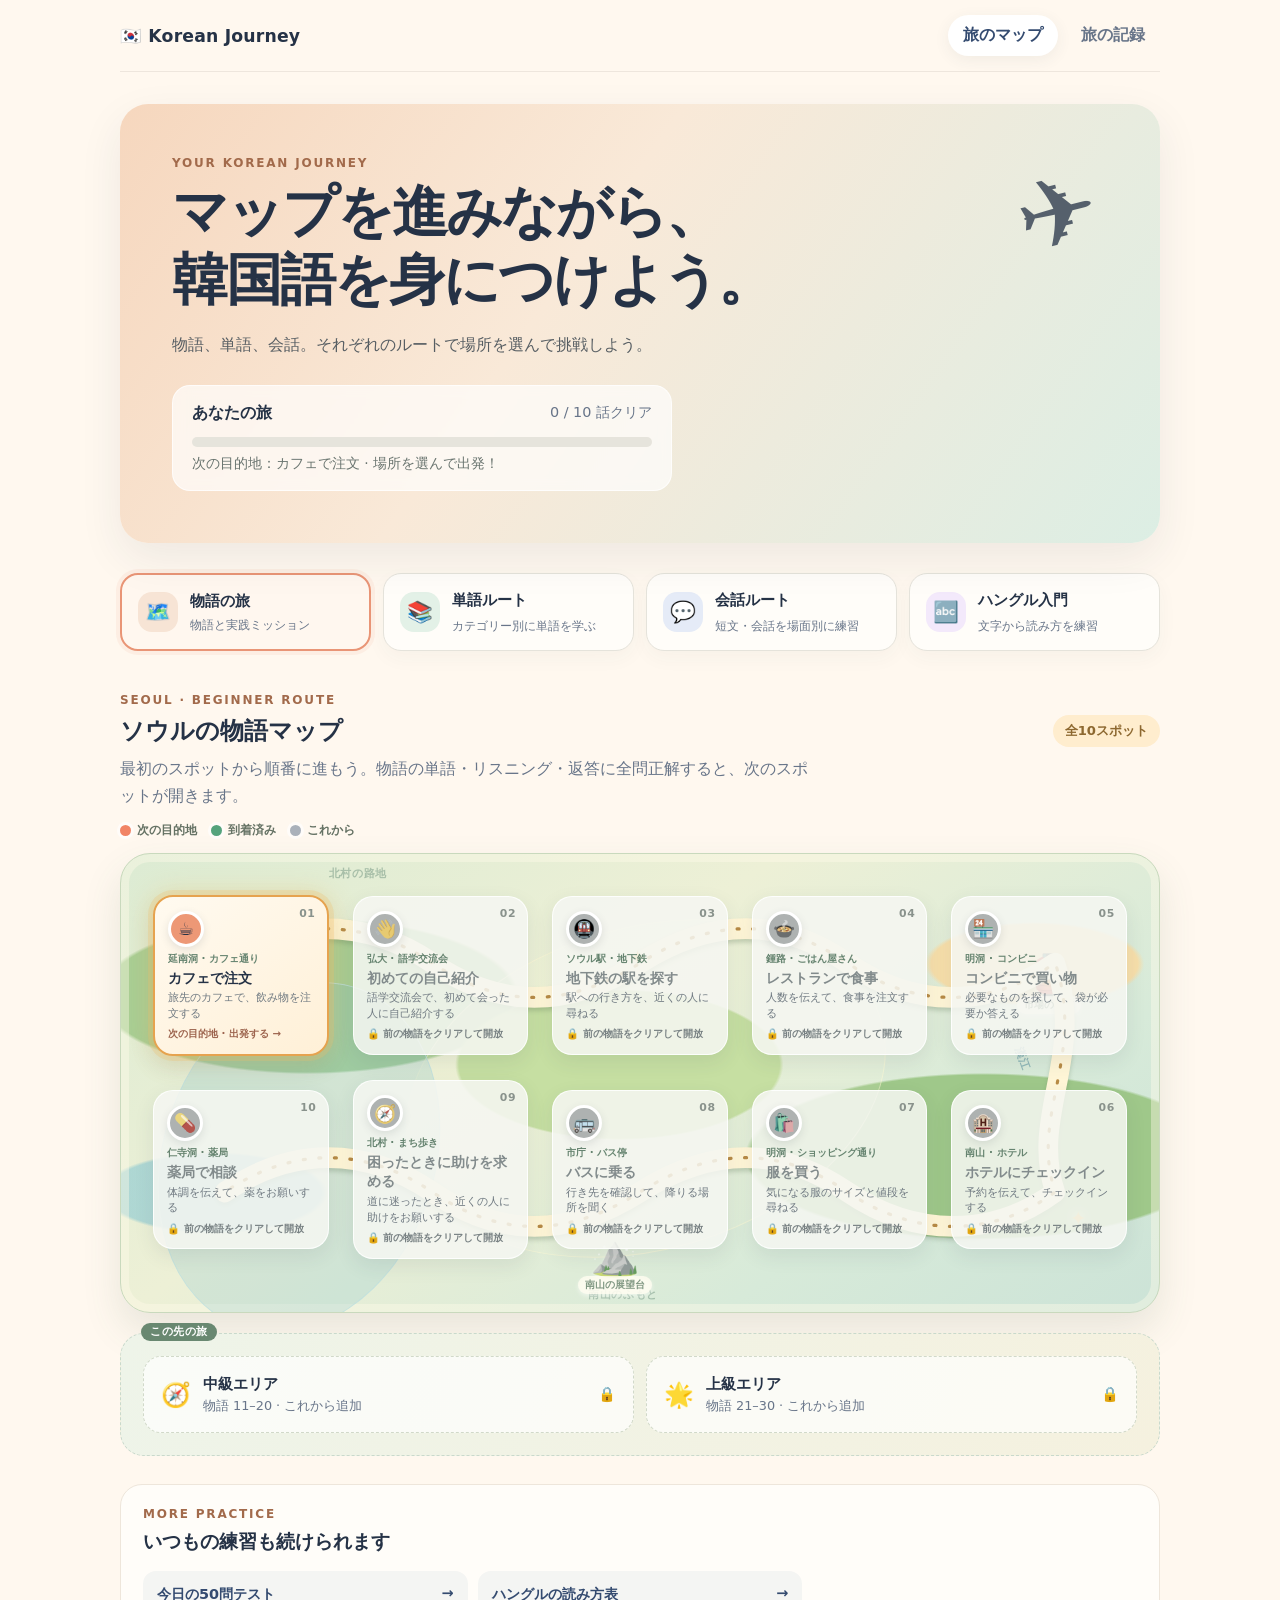
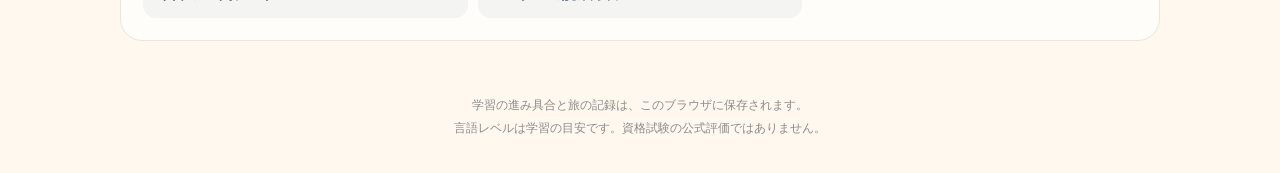
<file: index.html>
<!doctype html>
<html lang="ja">
<head>
  <meta charset="utf-8">
  <meta name="viewport" content="width=device-width, initial-scale=1">
  <meta name="theme-color" content="#fff8ef">
  <title>Korean Journey — 物語で旅する韓国語</title>
  <link rel="stylesheet" href="journey.css?v=seoul-adventure-map-v1-20261028">
  <script src="audio.js?v=female-audio-20261007" defer></script>
  <script src="journey-data.js?v=journey-episodes-20261027" defer></script>
  <script src="questions.js?v=question-bank-map-20261027" defer></script>
  <script src="journey.js?v=seoul-adventure-map-v1-20261028" defer></script>
</head>
<body>
  <main class="journey-app">
    <header class="topbar">
      <a class="brand" href="index.html" aria-label="ホーム">🇰🇷 <span>Korean Journey</span></a>
      <nav aria-label="メニュー">
        <button class="nav-button active" data-screen="homeScreen">旅のマップ</button>
        <button class="nav-button" data-screen="albumScreen">旅の記録</button>
      </nav>
    </header>

    <section id="homeScreen" class="screen">
      <section class="hero">
        <p class="eyebrow">YOUR KOREAN JOURNEY</p>
        <h1><span id="heroTitleFirst">マップを進みながら、</span><br><span id="heroTitleSecond">韓国語を身につけよう。</span></h1>
        <p id="heroDescription">物語、単語、会話。それぞれのルートで場所を選んで挑戦しよう。</p>
        <div id="storyProgressCard" class="progress-card">
          <div class="progress-label"><strong>あなたの旅</strong><span id="progressText">0 / 10 話クリア</span></div>
          <div class="progress-track"><span id="progressFill"></span></div>
          <p id="nextGoal">最初の物語から始めましょう。</p>
        </div>
        <div id="wordProgressCard" class="progress-card route-progress-card" hidden>
          <div class="progress-label"><strong>単語ルートの進み具合</strong><span id="wordProgressText">0 / 0 カテゴリー完了</span></div>
          <div class="progress-track"><span id="wordProgressFill"></span></div>
          <p id="wordProgressDetail">レベルスポットをクリアすると進捗が記録されます。</p>
        </div>
        <div id="conversationProgressCard" class="progress-card route-progress-card" hidden>
          <div class="progress-label"><strong>会話ルートの進み具合</strong><span id="conversationProgressText">0 / 0 会話テーマ完了</span></div>
          <div class="progress-track"><span id="conversationProgressFill"></span></div>
          <p id="conversationProgressDetail">会話スポットをクリアすると進捗が記録されます。</p>
        </div>
        <div id="hangulProgressCard" class="progress-card route-progress-card" hidden>
          <div class="progress-label"><strong>ハングル入門の進み具合</strong><span id="hangulProgressText">0 / 3 レベルクリア</span></div>
          <div class="progress-track"><span id="hangulProgressFill"></span></div>
          <p id="hangulProgressDetail">文字の組み合わせとパッチムを順に学びます。</p>
        </div>
      </section>

      <nav class="journey-route-tabs" aria-label="学習ルート">
        <button type="button" class="journey-route-tab active" data-route="story" aria-pressed="true"><span>🗺️</span><strong>物語の旅</strong><small>物語と実践ミッション</small></button>
        <button type="button" class="journey-route-tab" data-route="word" aria-pressed="false"><span>📚</span><strong>単語ルート</strong><small>カテゴリー別に単語を学ぶ</small></button>
        <button type="button" class="journey-route-tab" data-route="conversation" aria-pressed="false"><span>💬</span><strong>会話ルート</strong><small>短文・会話を場面別に練習</small></button>
        <button type="button" class="journey-route-tab" data-route="hangul" aria-pressed="false"><span>🔤</span><strong>ハングル入門</strong><small>文字から読み方を練習</small></button>
      </nav>

      <div id="storyRoutePanel" class="journey-route-panel">
        <section class="map-section" aria-labelledby="mapTitle">
          <div class="section-heading"><div><p class="eyebrow">SEOUL · BEGINNER ROUTE</p><h2 id="mapTitle">ソウルの物語マップ</h2></div><span class="pill">全10スポット</span></div>
          <p class="map-instruction">最初のスポットから順番に進もう。物語の単語・リスニング・返答に全問正解すると、次のスポットが開きます。</p>
          <div class="map-legend" aria-label="マップの見方"><span><i class="legend-dot current"></i>次の目的地</span><span><i class="legend-dot cleared"></i>到着済み</span><span><i class="legend-dot locked"></i>これから</span></div>
          <div class="map-landscape">
            <span class="map-label label-north">北村の路地</span><span class="map-label label-river">漢江</span><span class="map-label label-south">南山のふもと</span>
            <span class="map-landmark landmark-palace" aria-hidden="true"><span>🏯</span><small>宮殿エリア</small></span>
            <span class="map-landmark landmark-market" aria-hidden="true"><span>🏮</span><small>市場の小道</small></span>
            <span class="map-landmark landmark-mountain" aria-hidden="true"><span>⛰️</span><small>南山の展望台</small></span>
            <svg class="route-line" viewBox="0 0 1000 420" preserveAspectRatio="none" aria-hidden="true">
              <path d="M100 100 C155 58 235 58 300 100 S430 142 500 100 S635 58 700 100 S835 142 900 100 C930 185 875 240 900 310 C840 352 765 352 700 310 S570 268 500 310 S365 352 300 310 S165 268 100 310" />
              <path class="route-line-center" d="M100 100 C155 58 235 58 300 100 S430 142 500 100 S635 58 700 100 S835 142 900 100 C930 185 875 240 900 310 C840 352 765 352 700 310 S570 268 500 310 S365 352 300 310 S165 268 100 310" />
            </svg>
            <div id="storyMap" class="story-map" aria-label="物語を進めるソウルの旅ルート"></div>
            <span class="map-sparkle sparkle-one" aria-hidden="true">✦</span><span class="map-sparkle sparkle-two" aria-hidden="true">✦</span>
          </div>
          <section class="future-levels">
            <article><span>🧭</span><div><strong>中級エリア</strong><p>物語 11–20 · これから追加</p></div><span class="lock">🔒</span></article>
            <article><span>🌟</span><div><strong>上級エリア</strong><p>物語 21–30 · これから追加</p></div><span class="lock">🔒</span></article>
          </section>
        </section>
      </div>

      <section id="wordRoutePanel" class="journey-route-panel quiz-route-panel" hidden aria-labelledby="wordRouteTitle">
        <div class="section-heading"><div><p class="eyebrow">WORD TRAIL</p><h2 id="wordRouteTitle">単語ルート</h2></div><span class="pill">7エリア · 最大5レベル</span></div>
        <p class="map-instruction">カテゴリーごとにLevel 1から挑戦。選んだスポットの問題を全問解き、満点で次のレベルへ進もう。</p>
        <div class="direction-picker" role="group" aria-label="単語の出題方向">
          <button type="button" class="direction-option active" data-direction="ko-jp" aria-pressed="true">韓国語 → 日本語</button>
          <button type="button" class="direction-option" data-direction="jp-ko" aria-pressed="false">日本語 → 韓国語</button>
        </div>
        <div id="wordRouteMap" class="quiz-route-map"></div>
      </section>

      <section id="conversationRoutePanel" class="journey-route-panel quiz-route-panel" hidden aria-labelledby="conversationRouteTitle">
        <div class="section-heading"><div><p class="eyebrow">CONVERSATION TRAIL</p><h2 id="conversationRouteTitle">会話ルート</h2></div><span class="pill">短文・会話の練習</span></div>
        <p class="map-instruction">カテゴリーごとにLevel 1から挑戦。選んだスポットの短文・会話を全問解き、満点で次のレベルへ進もう。</p>
        <div class="direction-picker" role="group" aria-label="会話の出題方向">
          <button type="button" class="direction-option active" data-direction="ko-jp" aria-pressed="true">韓国語 → 日本語</button>
          <button type="button" class="direction-option" data-direction="jp-ko" aria-pressed="false">日本語 → 韓国語</button>
        </div>
        <div id="conversationRouteMap" class="quiz-route-map"></div>
      </section>

      <section id="hangulRoutePanel" class="journey-route-panel quiz-route-panel" hidden aria-labelledby="hangulRouteTitle">
        <div class="section-heading"><div><p class="eyebrow">HANGUL READING PATH</p><h2 id="hangulRouteTitle">ハングル入門ルート</h2></div><span class="pill">全3レベル</span></div>
        <p class="map-instruction">文字と音の対応から始め、子音と母音の組み合わせ、パッチムへ進みます。各レベルの問題をすべて解いて満点を取ると、次が開きます。</p>
        <section class="quiz-zone tone-blue hangul-route-zone" aria-label="ハングルの学習レベル">
          <header class="quiz-zone-heading"><span class="zone-icon">🔤</span><span class="zone-title-group"><small>文字を読めるようになろう</small><strong>ハングルの読み方</strong></span><span class="zone-total">入門コース</span></header>
          <div id="hangulRouteMap" class="quiz-level-track hangul-level-track"></div>
        </section>
      </section>

      <section class="tool-links">
        <div><p class="eyebrow">MORE PRACTICE</p><h2>いつもの練習も続けられます</h2></div>
        <div class="tool-link-grid">
          <a href="daily-test.html">今日の50問テスト <span>→</span></a>
          <a href="hangul.html">ハングルの読み方表 <span>→</span></a>
        </div>
      </section>
    </section>

    <section id="lessonScreen" class="screen" hidden>
      <button class="back-button" data-go-home>← 旅のマップ</button>
      <div id="lessonContent"></div>
    </section>

    <section id="albumScreen" class="screen" hidden>
      <button class="back-button" data-go-home>← 旅のマップ</button>
      <p class="eyebrow">MEMORY ALBUM</p>
      <h1 class="page-title">旅の記録</h1>
      <p class="lead">韓国語を使ってみた場所や日付、写真・動画を振り返れます。</p>
      <div id="albumContent" class="album-grid"></div>
    </section>

    <footer><p>学習の進み具合と旅の記録は、このブラウザに保存されます。</p><p>言語レベルは学習の目安です。資格試験の公式評価ではありません。</p></footer>
  </main>
</body>
</html>
</file>
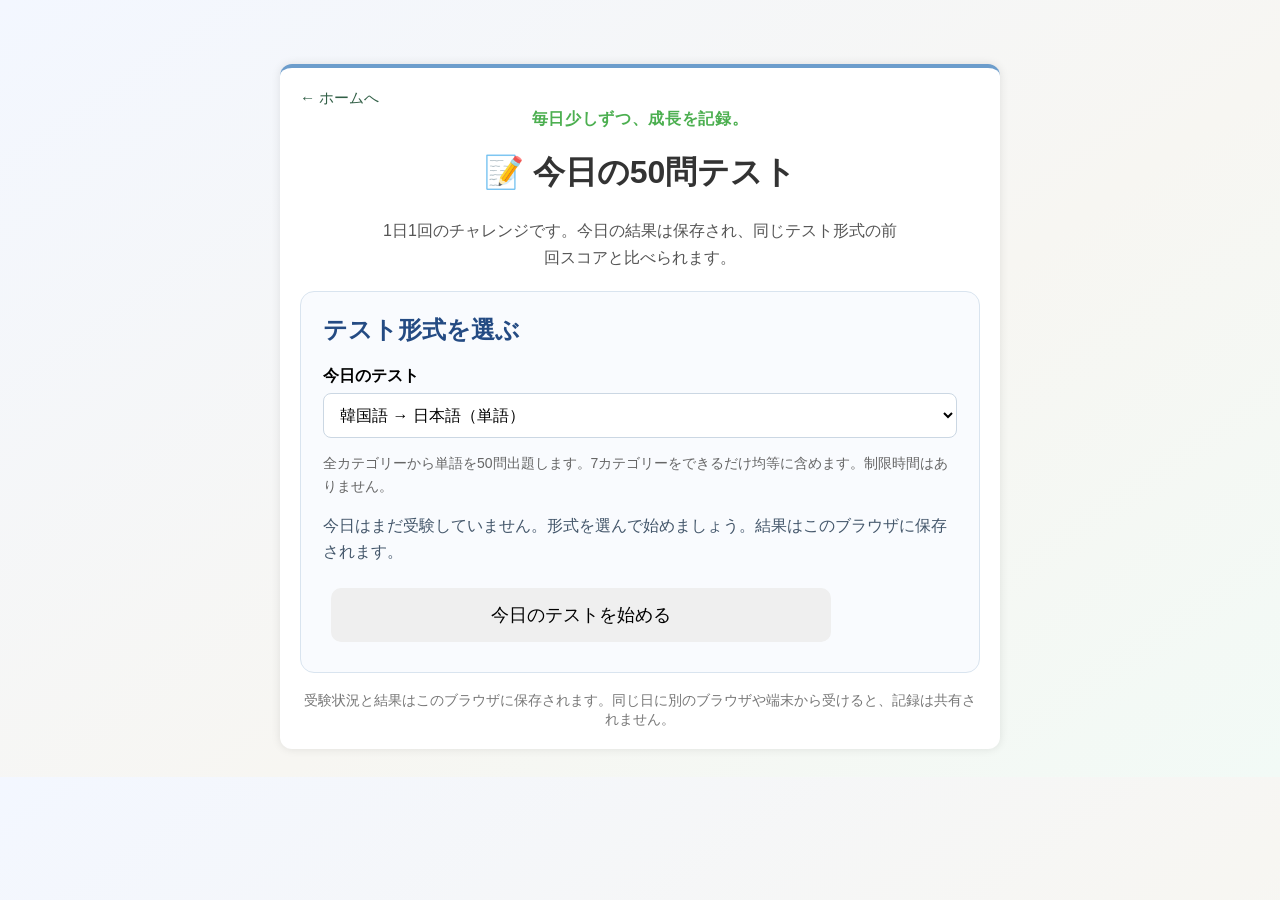
<file: daily-test.html>
<!DOCTYPE html>
<html lang="ja">
<head>
  <meta charset="UTF-8">
  <meta name="viewport" content="width=device-width, initial-scale=1.0">
  <meta name="theme-color" content="#f5f5f5">
  <title>Korean Quiz - 今日の50問テスト</title>
  <link rel="stylesheet" href="style.css?v=daily-test-20261007">
  <script src="audio.js?v=female-audio-20261007" defer></script>
  <script src="questions.js?v=conversation-word-l1-20261007" defer></script>
  <script src="daily-test.js?v=answer-tones-20261009" defer></script>
</head>
<body>
  <main class="container daily-test-container">
    <nav class="quiz-navigation" aria-label="ページ移動">
      <a class="home-link" href="index.html">← ホームへ</a>
    </nav>
    <p class="home-eyebrow">毎日少しずつ、成長を記録。</p>
    <h1>📝 今日の50問テスト</h1>
    <p class="daily-test-intro">1日1回のチャレンジです。今日の結果は保存され、同じテスト形式の前回スコアと比べられます。</p>

    <section id="dailyTestSetup" class="daily-test-panel" aria-labelledby="testSetupHeading">
      <h2 id="testSetupHeading">テスト形式を選ぶ</h2>
      <label for="dailyTestMode">今日のテスト</label>
      <select id="dailyTestMode">
        <option value="ko-jp">韓国語 → 日本語（単語）</option>
        <option value="jp-ko">日本語 → 韓国語（単語）</option>
        <option value="listening">リスニング（韓国語を聞いて日本語を選ぶ）</option>
      </select>
      <p class="subtle">全カテゴリーから単語を50問出題します。7カテゴリーをできるだけ均等に含めます。制限時間はありません。</p>
      <p id="dailyTestAvailability" class="daily-test-status" role="status" aria-live="polite"></p>
      <button id="startDailyTest" type="button">今日のテストを始める</button>
    </section>

    <section id="dailyTestQuestionPanel" class="daily-test-panel" aria-labelledby="dailyQuestionHeading" hidden>
      <div class="daily-test-progress-head">
        <p id="dailyQuestionCount" class="daily-question-count"></p>
        <p id="dailyCategoryLabel" class="daily-category-label"></p>
      </div>
      <div class="daily-progress-track" role="progressbar" aria-label="テストの進み具合" aria-valuemin="0" aria-valuemax="50" aria-valuenow="0" id="dailyProgressTrack">
        <span id="dailyProgressBar"></span>
      </div>
      <p id="dailyModeInstruction" class="subtle daily-mode-instruction"></p>
      <div id="dailyQuestionPrompt" class="daily-test-prompt" lang="ko" aria-live="polite"></div>
      <button id="dailyAudioButton" class="secondary daily-audio-button" type="button" hidden>🔊 韓国語を聞く</button>
      <p id="dailyAudioStatus" class="subtle daily-audio-status" role="status" aria-live="polite"></p>
      <div id="dailyChoices" class="daily-test-choices" role="group" aria-labelledby="dailyQuestionCount"></div>
      <div id="dailyAnswerFeedback" class="daily-answer-feedback" role="status" aria-live="polite" hidden></div>
      <button id="dailyContinueButton" class="daily-continue-button" type="button" hidden>次の問題へ →</button>
    </section>

    <section id="dailyTestResult" class="daily-test-panel daily-result-panel" aria-labelledby="dailyResultHeading" hidden>
      <h2 id="dailyResultHeading">テスト結果</h2>
      <p id="dailyScore" class="daily-score"></p>
      <p id="dailyComparison" class="daily-comparison"></p>
      <h3>カテゴリー別</h3>
      <ul id="dailyCategoryBreakdown" class="daily-category-breakdown"></ul>
      <p id="dailyResultDate" class="subtle"></p>
      <a class="start-quiz-button daily-result-home-link" href="index.html">ホームへ戻る</a>
    </section>

    <p class="home-footnote">受験状況と結果はこのブラウザに保存されます。同じ日に別のブラウザや端末から受けると、記録は共有されません。</p>
  </main>
</body>
</html>
</file>
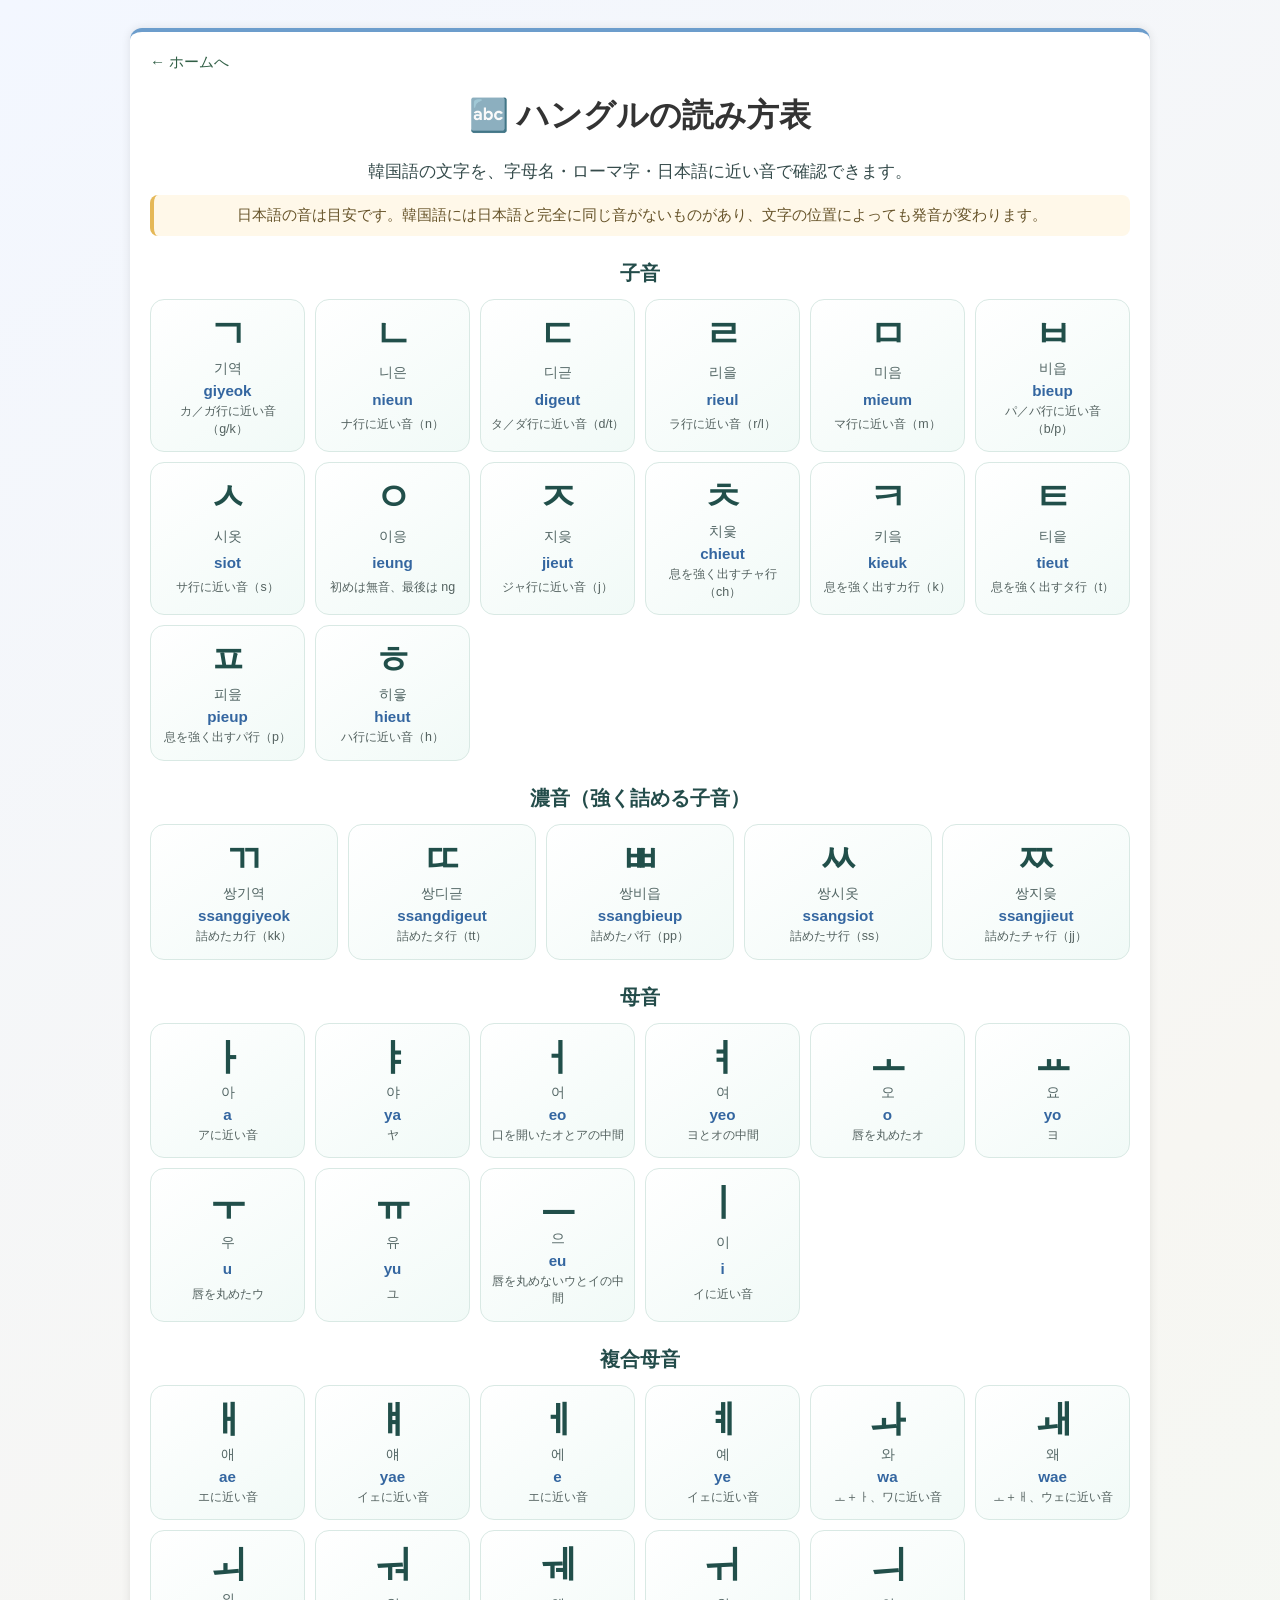
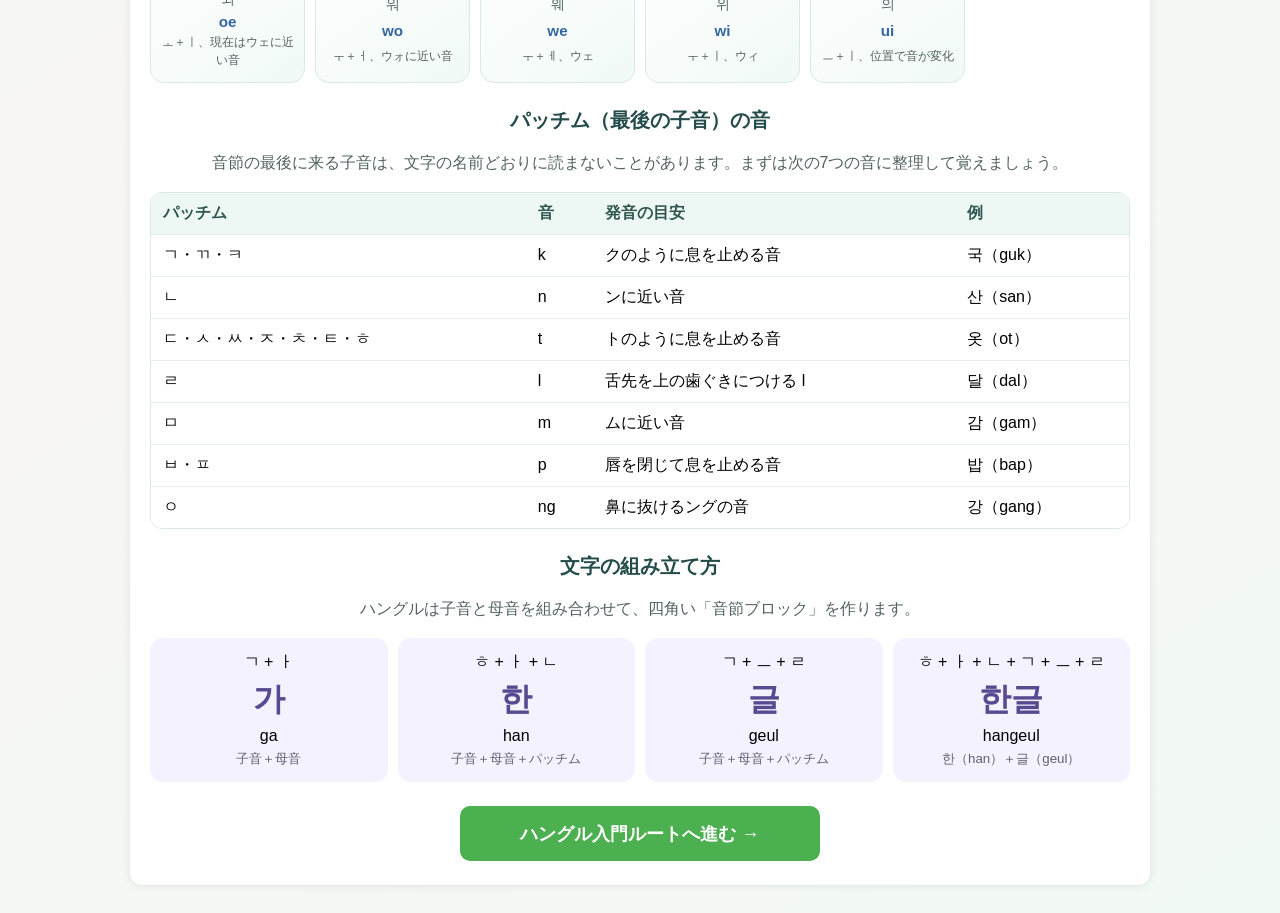
<file: hangul.html>
<!DOCTYPE html>
<html lang="ja">
<head>
  <meta charset="UTF-8">
  <meta name="viewport" content="width=device-width, initial-scale=1.0">
  <meta name="theme-color" content="#eff8f5">
  <title>Korean Quiz - ハングルの読み方表</title>
  <link rel="stylesheet" href="style.css?v=hangul-chart-20260928">
  <script src="hangul.js?v=hangul-chart-20260928" defer></script>
</head>
<body>
  <main class="container hangul-container">
    <nav class="quiz-navigation" aria-label="ページ移動">
      <a class="home-link" href="index.html">← ホームへ</a>
    </nav>
    <h1>🔤 ハングルの読み方表</h1>
    <p class="hangul-intro">韓国語の文字を、字母名・ローマ字・日本語に近い音で確認できます。</p>
    <p class="hangul-note">日本語の音は目安です。韓国語には日本語と完全に同じ音がないものがあり、文字の位置によっても発音が変わります。</p>

    <section aria-labelledby="consonantsTitle">
      <h2 id="consonantsTitle">子音</h2>
      <div id="basicConsonants" class="hangul-chart-grid"></div>
    </section>
    <section aria-labelledby="tenseTitle">
      <h2 id="tenseTitle">濃音（強く詰める子音）</h2>
      <div id="tenseConsonants" class="hangul-chart-grid"></div>
    </section>
    <section aria-labelledby="vowelsTitle">
      <h2 id="vowelsTitle">母音</h2>
      <div id="basicVowels" class="hangul-chart-grid"></div>
    </section>
    <section aria-labelledby="compoundTitle">
      <h2 id="compoundTitle">複合母音</h2>
      <div id="compoundVowels" class="hangul-chart-grid"></div>
    </section>

    <section class="batchim-section" aria-labelledby="batchimTitle">
      <h2 id="batchimTitle">パッチム（最後の子音）の音</h2>
      <p>音節の最後に来る子音は、文字の名前どおりに読まないことがあります。まずは次の7つの音に整理して覚えましょう。</p>
      <div id="batchimTable" class="hangul-table-wrap"></div>
    </section>

    <section class="syllable-section" aria-labelledby="syllableTitle">
      <h2 id="syllableTitle">文字の組み立て方</h2>
      <p>ハングルは子音と母音を組み合わせて、四角い「音節ブロック」を作ります。</p>
      <div id="syllableExamples" class="syllable-example-grid"></div>
    </section>

    <a class="start-quiz-button hangul-start-button" href="index.html?route=hangul">ハングル入門ルートへ進む →</a>
  </main>
</body>
</html>
</file>
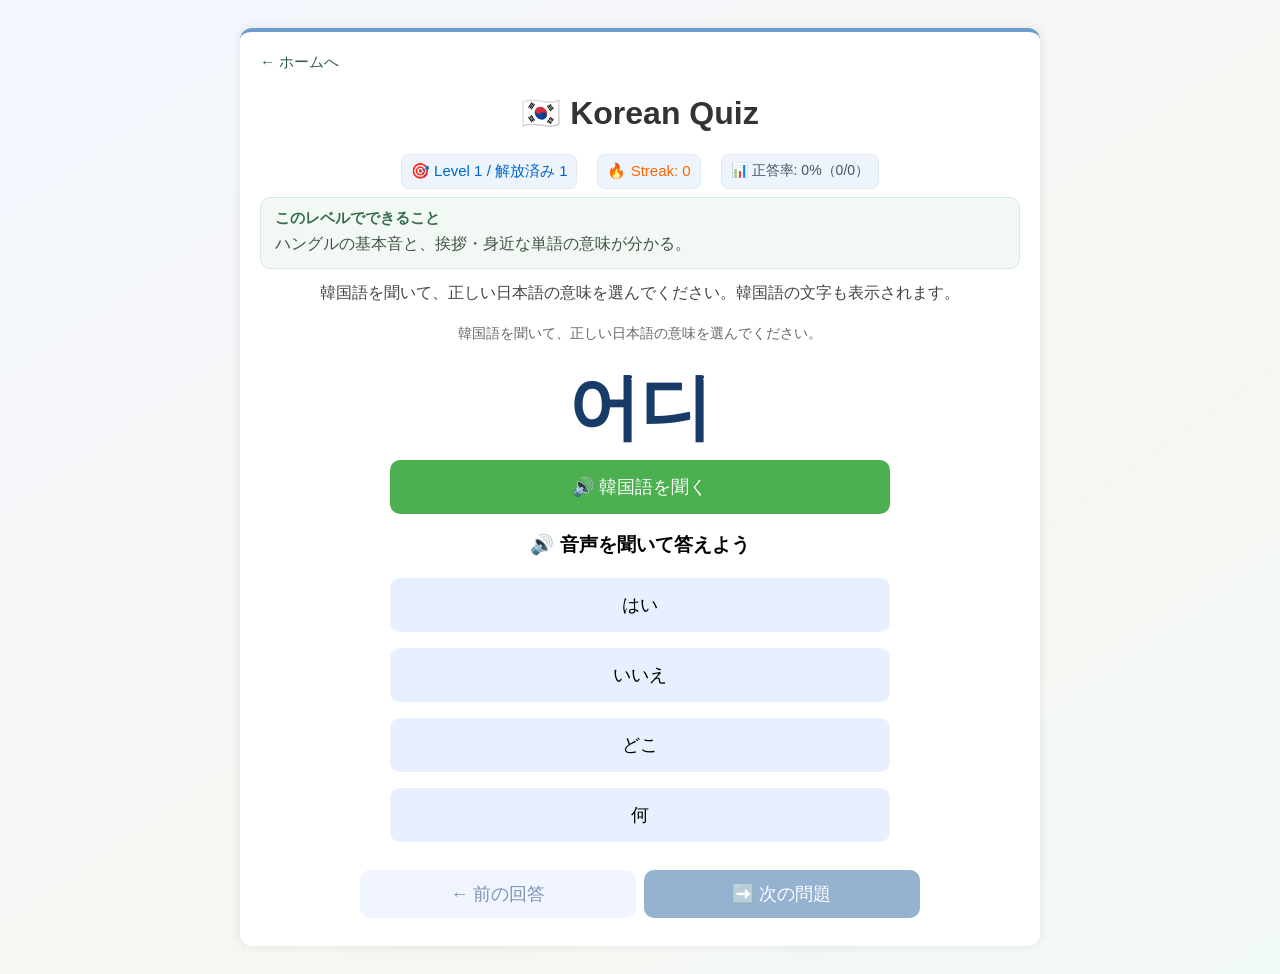
<file: quiz.html>
<!DOCTYPE html>
<html lang="ja">
<head>
  <meta charset="UTF-8">
  <meta name="viewport" content="width=device-width, initial-scale=1.0">
  <title>Korean Quiz - クイズ</title>
  <link rel="stylesheet" href="style.css?v=seoul-adventure-map-v1-20261028">
  <script src="audio.js?v=map-audio-fallback-20261027" defer></script>
  <script src="questions.js?v=question-bank-map-20261027" defer></script>
  <script src="app.js?v=seoul-adventure-map-v1-20261028" defer></script>
</head>
<body>
  <main class="container quiz-container">
    <nav class="quiz-navigation" aria-label="ページ移動">
      <a class="home-link" href="index.html">← ホームへ</a>
    </nav>
    <h1>🇰🇷 Korean Quiz</h1>

    <section id="routeChallengeIntro" class="map-challenge-intro" hidden aria-labelledby="routeChallengeTitle">
      <p class="map-eyebrow" id="routeChallengeEyebrow">SEOUL · QUIZ STOP</p>
      <h2 id="routeChallengeTitle">単語ルート</h2>
      <p id="routeChallengeDescription" class="map-challenge-description"></p>
      <div class="map-challenge-meta"><span id="routeChallengeCategory"></span><span id="routeChallengeLevel"></span><span id="routeChallengeFormat"></span></div>
      <p class="challenge-count-label">出題数</p>
      <p id="routeChallengeCountHelp" class="subtle"></p>
      <button id="startRouteChallenge" class="route-start-button" type="button">このスポットに挑戦する →</button>
    </section>
    <section id="routeChallengeResult" class="map-challenge-result" hidden aria-labelledby="routeChallengeResultTitle">
      <p class="map-eyebrow">SPOT RESULT</p>
      <h2 id="routeChallengeResultTitle">スポットの結果</h2>
      <p id="routeChallengeResultScore" class="challenge-result-score"></p>
      <p id="routeChallengeResultMessage" class="map-challenge-description"></p>
      <div class="challenge-result-actions">
        <button id="retryRouteChallenge" class="route-start-button" type="button">もう一度挑戦する</button>
        <a class="route-map-return" href="index.html">旅マップに戻る →</a>
      </div>
    </section>

    <section id="routeChallengePlay" class="route-challenge-play" hidden aria-label="マップのクイズ">
      <p id="quizRouteNotice" class="quiz-route-notice" role="status"></p>
      <div id="mapChallengeDirection" class="map-challenge-direction" role="group" aria-label="出題方向">
        <button type="button" data-map-direction="ko-jp" aria-pressed="true">韓国語 → 日本語</button>
        <button type="button" data-map-direction="jp-ko" aria-pressed="false">日本語 → 韓国語</button>
      </div>
      <div id="mapChallengeProgress" class="map-challenge-progress">
        <div><span id="mapChallengeProgressLabel"></span><strong id="mapChallengeScore"></strong></div>
        <div class="map-challenge-progress-track"><span id="mapChallengeProgressFill"></span></div>
      </div>
      <section id="mapChallengeQuestionCard" class="lesson-card quiz-card map-question-card" aria-label="問題">
        <p id="mapChallengeQuestionCount" class="quiz-count"></p>
      </section>
    </section>

    <nav class="screen-nav" id="screenNav" aria-label="クイズメニュー" hidden>
      <button type="button" class="screen-tab active" id="quizTab" aria-pressed="true" aria-controls="quizScreen" data-screen-target="quizScreen">クイズ</button>
      <button type="button" class="screen-tab" id="progressTab" aria-pressed="false" aria-controls="progressScreen" data-screen-target="progressScreen">学習記録</button>
      <button type="button" class="screen-tab" id="speakingTab" aria-pressed="false" aria-controls="speakingScreen" data-screen-target="speakingScreen">スピーキング</button>
      <button type="button" class="screen-tab" id="settingsTab" aria-pressed="false" aria-controls="settingsScreen" data-screen-target="settingsScreen">設定</button>
    </nav>

    <section id="quizScreen" class="app-screen" aria-labelledby="quizTab">
      <div class="stats quiz-stats" aria-live="polite">
        <div id="level">🎯 Level 1</div>
        <div id="streak">🔥 Streak: 0</div>
        <div id="accuracy">📊 正答率: 0%</div>
      </div>
      <section class="current-level-goal" aria-live="polite" aria-labelledby="currentLevelGoalTitle">
        <strong id="currentLevelGoalTitle">このレベルでできること</strong>
        <p id="currentLevelGoal"></p>
      </section>
      <p id="instructions" class="instructions">韓国語を聞いて、正しい日本語の意味を選んでください。韓国語の文字も表示されます。</p>
      <p id="questionHelp" class="subtle">韓国語を聞いて、正しい日本語の意味を選んでください。</p>
      <p id="questionTimer" class="question-timer" role="status" aria-live="polite" hidden></p>
      <div id="koreanText" class="korean-word" lang="ko" aria-live="polite">안녕</div>
      <button id="audioBtn" type="button">🔊 韓国語を聞く</button>
      <p id="audioNotice" class="notice" role="status" aria-live="polite"></p>
      <h2 id="questionText">音声を聞いて答えよう</h2>
      <div id="choices"></div>
      <button id="unknownAnswerBtn" class="secondary unknown-answer-button" type="button" hidden>わからなかった</button>
      <div id="result" role="status" aria-live="polite"></div>
      <button id="quickNextBtn" class="quick-next-button" type="button" hidden>➡️ 次の問題へ</button>
      <section id="explanationPanel" class="explanation-panel" aria-label="回答の解説" hidden>
        <div class="answer-line">
          <h3>韓国語</h3>
          <p id="answerKorean" lang="ko"></p>
          <p id="answerRomanization" class="romanization" aria-label="ローマ字での読み方"></p>
        </div>
        <div class="answer-line">
          <h3 id="answerJapaneseLabel">日本語</h3>
          <p id="answerJapanese"></p>
        </div>
        <div id="hangulMeaningLine" class="answer-line" hidden>
          <h3>日本語の意味</h3>
          <p id="answerMeaning"></p>
        </div>
      <div class="word-breakdown">
        <h3>単語・表現の意味</h3>
        <ul id="explanationList"></ul>
      </div>
      <div id="choiceExplanations" class="word-breakdown choice-explanations" hidden>
        <h3>韓国語の選択肢・読み方・意味</h3>
        <ul id="choiceExplanationList"></ul>
      </div>
      </section>
      <p id="emptyState" class="empty-state" role="status" hidden></p>
      <button id="allCategoriesBtn" class="secondary" type="button" hidden>全体から出題する</button>
      <div class="question-navigation-controls" aria-label="問題の移動">
        <button id="previousQuestionBtn" class="secondary" type="button" disabled>← 前の回答</button>
        <button id="nextBtn" type="button" disabled>➡️ 次の問題</button>
      </div>
    </section>

    <section id="progressScreen" class="app-screen progress-screen" aria-labelledby="progressTab" hidden>
      <h2>学習記録</h2>
      <p id="mastered" class="progress-highlight">📚 習得した単語・表現: 0</p>
      <p id="levelProgress" class="subtle"></p>
      <section class="weak-word-section" aria-labelledby="weakWordHeading">
        <h3 id="weakWordHeading">苦手単語</h3>
        <p class="subtle">間違えた単語を1つずつ確認できます。</p>
        <button id="toggleWeakWords" class="secondary" type="button">苦手単語を見る</button>
        <div id="weakWords" class="weak-words weak-word-card" hidden>
          <p id="weakWordPosition" class="subtle"></p>
          <p id="weakWordItem" lang="ko" class="weak-word-item"></p>
          <p id="weakWordCount" class="subtle"></p>
          <div class="weak-word-controls">
            <button id="previousWeakWord" class="secondary" type="button">← 前へ</button>
            <button id="nextWeakWord" class="secondary" type="button">次へ →</button>
          </div>
        </div>
      </section>
    </section>

    <section id="speakingScreen" class="app-screen speaking-screen" aria-labelledby="speakingTab" hidden>
      <h2>韓国語スピーキング</h2>
      <p class="subtle">韓国語で話すと、認識した文字・ローマ字の読み方・日本語の意味を表示します。音声認識はGoogle Chromeで利用できます。マイクの許可とインターネット接続が必要です。文全体の翻訳には設定でAPIキーを登録してください。</p>
      <button id="speakingMicButton" class="speaking-mic" type="button" aria-pressed="false">🎙️ 話してみる</button>
      <p id="speakingStatus" class="subtle" role="status" aria-live="polite">マイクを押して韓国語で話してください。</p>
      <section class="speaking-result" aria-labelledby="transcriptHeading">
        <h3 id="transcriptHeading">認識した韓国語</h3>
        <p id="speechTranscript" lang="ko">まだ音声を認識していません。</p>
        <p id="speechRomanization" class="romanization"></p>
      </section>
      <section class="speaking-result" aria-labelledby="spokenMeaningHeading">
        <h3 id="spokenMeaningHeading">日本語の意味</h3>
        <p id="spokenMeaning">ここに意味を表示します。</p>
        <ul id="spokenBreakdown" class="spoken-breakdown"></ul>
      </section>
      <button id="clearSpeakingButton" class="secondary" type="button">結果を消す</button>
    </section>

    <section id="settingsScreen" class="app-screen settings-screen" aria-labelledby="settingsTab" hidden>
      <h2>学習設定</h2>
      <div class="filters">
        <label for="directionSelect">出題方向</label>
        <select id="directionSelect">
          <option value="ko-jp">韓国語 → 日本語</option>
          <option value="jp-ko">日本語 → 韓国語</option>
        </select>
        <label for="categorySelect">カテゴリ</label>
        <select id="categorySelect">
          <option value="all">全体</option>
          <option value="greeting">挨拶</option>
          <option value="people">人</option>
          <option value="school">学校</option>
          <option value="food">食べ物</option>
          <option value="daily">日常</option>
          <option value="emotion">感情</option>
          <option value="conversation">会話</option>
          <option value="hangul">ハングル</option>
        </select>
        <label for="formatSelect">出題形式</label>
        <select id="formatSelect" aria-describedby="formatHelp">
          <option value="all">単語＋会話</option>
        <option value="word">単語</option>
        <option value="conversation">会話・短文</option>
        <option value="hangul">ハングル</option>
        </select>
        <label for="levelSelect">レベル</label>
        <select id="levelSelect" aria-describedby="formatHelp"></select>
        <label for="hangulTimeLimitSelect">ハングル問題の制限時間</label>
        <select id="hangulTimeLimitSelect" aria-describedby="hangulTimerHelp">
          <option value="5">5秒（時間切れで不正解）</option>
          <option value="0">時間無制限</option>
        </select>
      </div>
      <p id="formatHelp" class="subtle">Level 1・2は基礎、Level 3は会話、Level 4・5は応用表現です。正答率80%以上を保ち、一定数回答すると次のレベルが解放されます。</p>
      <p id="hangulTimerHelp" class="subtle">この設定はハングルの読み方クイズに適用されます。</p>

      <details id="ttsSettings" class="voice-settings">
        <summary>AI音声・翻訳の設定</summary>
        <p>自然なAI音声にはText-to-Speech API、登録外の文の翻訳にはCloud Translation APIを有効にしてください。<a href="https://cloud.google.com/text-to-speech/docs/create-audio-text-client-libraries" target="_blank" rel="noopener noreferrer">音声設定ガイド</a>・<a href="https://docs.cloud.google.com/translate/docs/reference/rest/v2/translate" target="_blank" rel="noopener noreferrer">翻訳API</a>（利用に課金設定が必要な場合があります）。APIキーはGoogleへ直接送信され、このページを開いている間だけ保持します。</p>
        <label for="ttsApiKey">Google Cloud APIキー（音声・翻訳）</label>
        <input id="ttsApiKey" type="password" autocomplete="off" spellcheck="false" placeholder="APIキーを入力">
        <button id="saveTtsKey" class="secondary" type="button">このページで使う</button>
        <p id="ttsSettingsStatus" class="subtle" role="status" aria-live="polite">APIキー未設定時は端末の韓国語音声を使い、翻訳はクイズ内の登録表現に限られます。</p>
      </details>
    </section>
  </main>
</body>
</html>
</file>
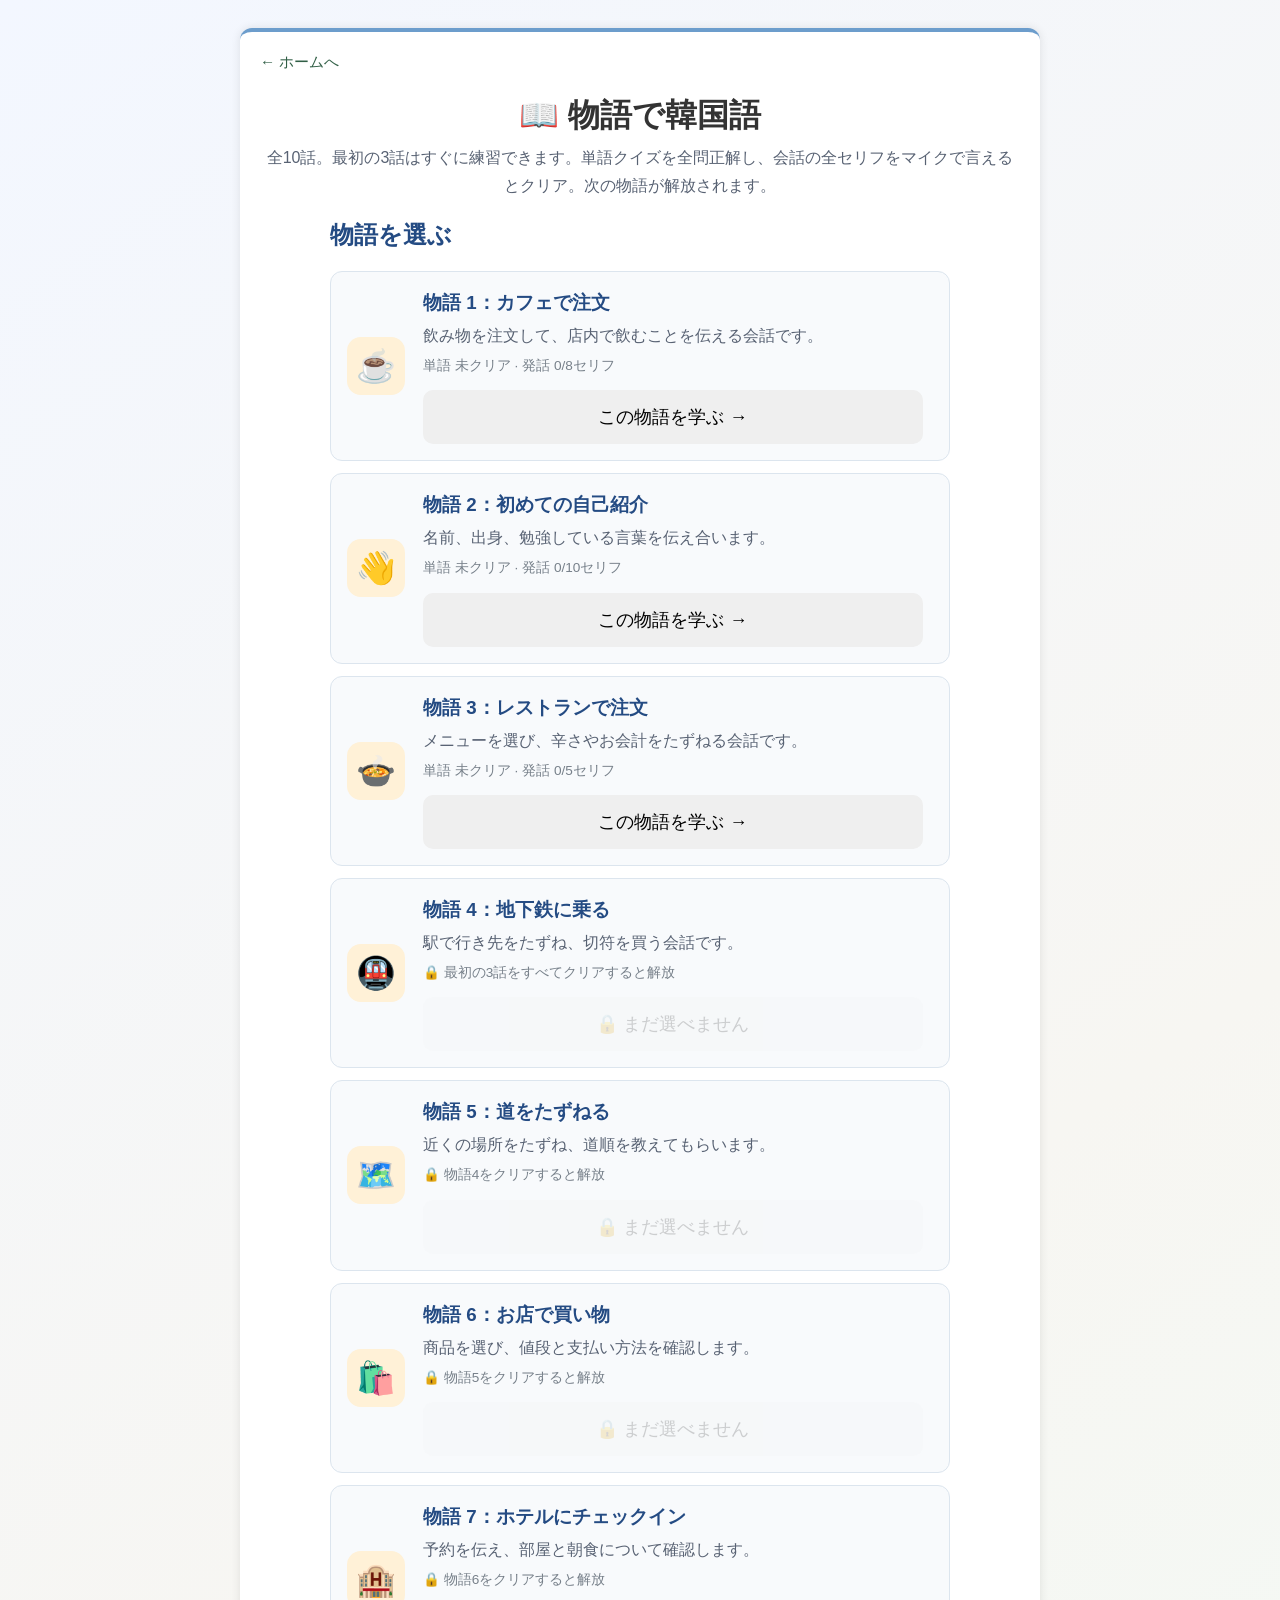
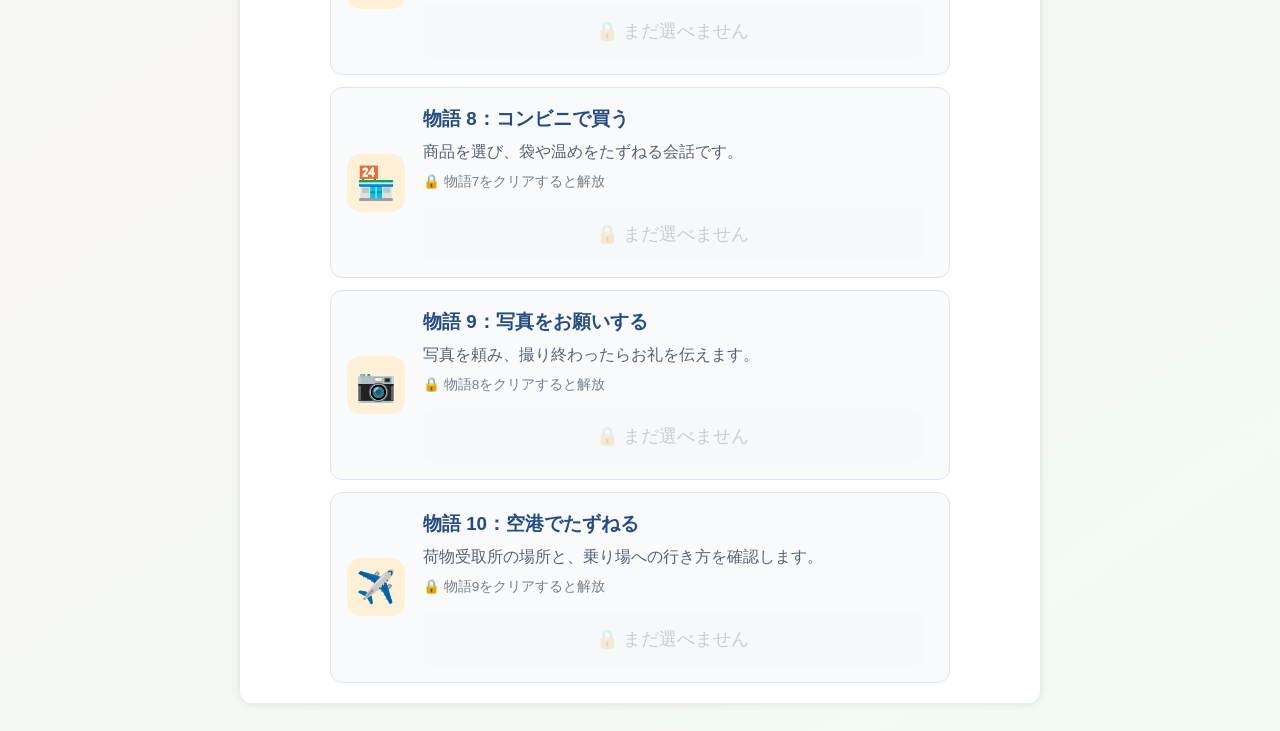
<file: stories.html>
<!DOCTYPE html>
<html lang="ja">
<head>
  <meta charset="UTF-8">
  <meta name="viewport" content="width=device-width, initial-scale=1.0">
  <meta name="theme-color" content="#f5f5f5">
  <title>Korean Quiz - 物語で学ぶ</title>
  <link rel="stylesheet" href="style.css?v=story-unlock-20261010">
  <script src="audio.js?v=female-audio-20261007" defer></script>
  <script src="stories.js?v=story-unlock-20261010" defer></script>
</head>
<body>
  <main class="container stories-container">
    <nav class="quiz-navigation" aria-label="ページ移動">
      <a class="home-link" href="index.html">← ホームへ</a>
    </nav>
    <h1>📖 物語で韓国語</h1>
    <p class="stories-intro">全10話。最初の3話はすぐに練習できます。単語クイズを全問正解し、会話の全セリフをマイクで言えるとクリア。次の物語が解放されます。</p>

    <section id="storyLibrary" class="story-library" aria-labelledby="storyLibraryTitle">
      <h2 id="storyLibraryTitle">物語を選ぶ</h2>
      <div id="storyCards" class="story-cards"></div>
    </section>

    <section id="storyLesson" class="story-lesson" aria-labelledby="storyTitle" hidden>
      <button id="backToStories" class="secondary story-back" type="button">← 物語一覧へ</button>
      <div class="story-heading">
        <div id="storyIllustration" class="story-illustration" aria-hidden="true"></div>
        <div><p id="storyScene" class="story-scene"></p><h2 id="storyTitle"></h2><p id="storySummary" class="subtle"></p></div>
      </div>
      <section id="storyStage" class="story-stage" aria-label="会話シーン">
        <div class="story-stage-scenery" aria-hidden="true"><span id="storyStageProp">☕</span></div>
        <div class="story-stage-actors" aria-hidden="true">
          <div id="storyActorA" class="story-actor"><span class="story-actor-face">🙂</span><span id="storyActorALabel"></span></div>
          <div class="story-stage-dialogue">
            <p id="storyStageSpeaker" class="story-stage-speaker"></p>
            <p id="storyStageKorean" class="story-stage-korean" lang="ko">会話を再生すると、ここにセリフが表示されます。</p>
            <p id="storyStageRomanization" class="romanization"></p>
            <p id="storyStageJapanese" class="story-stage-japanese"></p>
          </div>
          <div id="storyActorB" class="story-actor"><span class="story-actor-face">🙂</span><span id="storyActorBLabel"></span></div>
        </div>
        <p class="story-stage-caption">セリフに合わせて話す人が動きます</p>
      </section>
      <p class="story-learning-path">クリア条件：<strong>単語クイズ全問正解</strong> ＋ <strong>全セリフを声に出す</strong></p>
      <nav class="story-tabs" aria-label="学習方法">
        <button type="button" class="story-tab active" data-view="storyView" aria-pressed="true">① 会話</button>
        <button type="button" class="story-tab" data-view="storyVocabularyView" aria-pressed="false">② 単語</button>
        <button type="button" class="story-tab" data-view="storyQuizView" aria-pressed="false">③ 内容</button>
        <button type="button" class="story-tab" data-view="roleplayView" aria-pressed="false">④ 練習</button>
      </nav>

      <section id="storyView" class="story-view story-panel" aria-label="会話">
        <p class="subtle">セリフごとに音声と意味を確認できます。スピーカーを押すと1行、下のボタンで物語全体を再生します。</p>
        <ol id="storyLines" class="story-lines"></ol>
        <div class="story-audio-controls">
          <button id="playFullStory" type="button">🔊 物語を通して聞く</button>
          <button id="stopStoryAudio" class="secondary" type="button" disabled>■ 停止</button>
        </div>
        <p id="storyAudioStatus" class="subtle" role="status" aria-live="polite"></p>
      </section>

      <section id="storyVocabularyView" class="story-view story-panel" aria-label="物語の単語クイズ" hidden>
        <p class="subtle">この物語に出てきた単語だけを練習します。音も聞きながら意味を選びましょう。</p>
        <p id="storyVocabularyProgress" class="story-progress"></p>
        <h3 id="storyVocabularyPrompt"></h3>
        <button id="storyVocabularyAudio" class="story-vocabulary-audio" type="button">🔊 単語を聞く</button>
        <div id="storyVocabularyChoices" class="story-quiz-choices"></div>
        <p id="storyVocabularyFeedback" role="status" aria-live="polite"></p>
        <button id="storyVocabularyNext" type="button" hidden>次の単語 →</button>
        <button id="storyVocabularyRestart" class="secondary" type="button" hidden>単語をもう一度</button>
      </section>

      <section id="storyQuizView" class="story-view story-panel" aria-label="内容クイズ" hidden>
        <p id="storyQuizProgress" class="story-progress"></p>
        <h3 id="storyQuizPrompt"></h3>
        <div id="storyQuizChoices" class="story-quiz-choices"></div>
        <p id="storyQuizFeedback" role="status" aria-live="polite"></p>
        <button id="storyQuizNext" type="button" hidden>次の問題 →</button>
        <button id="storyQuizRestart" class="secondary" type="button" hidden>もう一度クイズ</button>
        <button id="storyQuizRoleplay" type="button" hidden>会話練習へ →</button>
      </section>

      <section id="roleplayView" class="story-view story-panel" aria-label="会話練習" hidden>
        <p class="subtle">お手本の音声を聞き、意味を見て韓国語で言ってみましょう。マイクが聞き取ったセリフはクリアとして記録されます。</p>
        <div class="role-select" role="group" aria-label="練習する役" hidden>
          <button id="roleAButton" class="secondary" type="button"></button>
          <button id="roleBButton" class="secondary" type="button"></button>
        </div>
        <p id="roleplayProgress" class="story-progress"></p>
        <div class="roleplay-card">
          <p id="roleplaySpeaker" class="roleplay-speaker"></p>
          <p id="roleplayPrompt" class="roleplay-prompt"></p>
          <p id="roleplayKorean" class="roleplay-korean" lang="ko"></p>
          <p id="roleplayRomanization" class="romanization"></p>
          <p id="roleplayJapanese" class="roleplay-japanese"></p>
          <details id="roleplayAnswerDetails" class="roleplay-answer" hidden>
            <summary>お手本のセリフを見る</summary>
            <p id="roleplayExpected" lang="ko"></p>
            <p id="roleplayExpectedRomanization" class="romanization"></p>
          </details>
        </div>
        <div class="roleplay-actions">
          <button id="roleplayAudioButton" type="button" hidden>🔊 相手のセリフを聞く</button>
          <button id="roleplayMicButton" class="speaking-mic" type="button" hidden>🎙️ 韓国語で答える</button>
          <button id="roleplayNext" class="secondary" type="button">次へ →</button>
          <button id="roleplayRestart" class="secondary" type="button" hidden>最初から練習</button>
        </div>
        <p id="roleplayTranscript" class="roleplay-transcript" lang="ko"></p>
        <p id="roleplayStatus" class="subtle" role="status" aria-live="polite"></p>
      </section>
    </section>
  </main>
</body>
</html>
</file>
<file: journey.css>
:root{color-scheme:light;--ink:#253246;--muted:#687589;--navy:#344b70;--coral:#e88366;--mint:#4f9b81;--gold:#e0af55;--paper:#fffdf9;--line:#eee6db;--shadow:0 16px 44px rgba(44,55,72,.08)}
*{box-sizing:border-box}body{margin:0;background:#fff8ef;color:var(--ink);font-family:system-ui,-apple-system,BlinkMacSystemFont,"Hiragino Kaku Gothic ProN","Yu Gothic",sans-serif;text-align:left}button,input,textarea{font:inherit}button{cursor:pointer}.journey-app{width:min(100% - 32px,1040px);margin:0 auto}.topbar{height:72px;display:flex;justify-content:space-between;align-items:center;border-bottom:1px solid rgba(87,74,63,.1)}.brand{color:var(--ink);text-decoration:none;font-weight:850;letter-spacing:.01em;font-size:1.08rem}.topbar nav{display:flex;gap:8px}.nav-button,.back-button,.light-button,.secondary-button{border:0;border-radius:999px;background:transparent;color:var(--muted);padding:10px 15px;font-weight:700}.nav-button.active{background:#fff;color:var(--navy);box-shadow:0 4px 16px #33415512}.screen{padding:32px 0 50px}.screen[hidden]{display:none}.hero{position:relative;overflow:hidden;padding:clamp(26px,5vw,52px);border-radius:28px;background:linear-gradient(125deg,#f6d7be 0%,#f9e9d8 42%,#dceee4 100%);box-shadow:var(--shadow)}.hero:after{content:"✈️";position:absolute;right:6%;top:12%;font-size:clamp(3rem,8vw,6rem);opacity:.75;transform:rotate(-14deg)}.eyebrow{margin:0 0 8px;color:#a26a4b;font-size:.75rem;font-weight:850;letter-spacing:.15em}.hero h1,.page-title,.lesson-heading h1{margin:0;font-size:clamp(2rem,5vw,3.5rem);line-height:1.22;letter-spacing:-.035em}.hero>p:not(.eyebrow){max-width:560px;color:#575e63;line-height:1.8}.progress-card{max-width:500px;margin-top:26px;padding:17px 19px;border:1px solid #ffffffb5;border-radius:18px;background:#ffffffa8;backdrop-filter:blur(6px)}.progress-label{display:flex;justify-content:space-between;gap:12px}.progress-label span{color:var(--muted);font-size:.9rem}.progress-track{height:10px;margin:13px 0 8px;border-radius:99px;background:#e6e4dc;overflow:hidden}.progress-track span{display:block;width:0;height:100%;border-radius:inherit;background:linear-gradient(90deg,var(--coral),var(--gold),var(--mint));transition:width .3s}.progress-card p{margin:0;color:#69746f;font-size:.86rem}.map-section,.tool-links{margin-top:42px}.section-heading{display:flex;justify-content:space-between;align-items:end;margin-bottom:16px}.section-heading h2,.tool-links h2{margin:0;font-size:1.5rem}.pill{padding:7px 12px;border-radius:99px;background:#ffedce;color:#8d6830;font-size:.82rem;font-weight:700}.story-map{display:grid;grid-template-columns:repeat(2,minmax(0,1fr));gap:13px}.episode-card{position:relative;display:grid;grid-template-columns:48px 1fr auto;align-items:center;gap:12px;min-height:124px;padding:18px;border:1px solid var(--line);border-radius:20px;background:var(--paper);box-shadow:0 8px 22px rgba(44,55,72,.04)}.episode-card:nth-child(3n+2){background:#f5fbf8}.episode-card:nth-child(3n){background:#fffaf0}.episode-card.is-locked{opacity:.66}.episode-card.is-cleared{border-color:#9dcbb1}.episode-number{display:grid;place-items:center;width:46px;height:46px;border-radius:15px;background:#f8dfcf;color:#985e43;font-weight:850}.episode-card:nth-child(3n+2) .episode-number{background:#dcede3;color:#37775f}.episode-card:nth-child(3n) .episode-number{background:#f6ebc9;color:#8b6a27}.episode-info{min-width:0}.episode-level{color:#937c6b;font-size:.7rem;font-weight:750;letter-spacing:.04em}.episode-info h3{margin:3px 0;font-size:1rem}.episode-info p{margin:0;color:var(--muted);font-size:.82rem;line-height:1.5}.episode-action{border:0;border-radius:999px;background:var(--navy);color:white;padding:9px 12px;font-size:.78rem;font-weight:750;white-space:nowrap}.episode-action:disabled{background:#e4e5e5;color:#7c8288;cursor:default}.cleared-tag{position:absolute;top:9px;right:12px;color:var(--mint);font-size:.7rem;font-weight:800}.future-levels{display:grid;grid-template-columns:1fr 1fr;gap:12px;margin-top:22px}.future-levels article{display:flex;align-items:center;gap:12px;padding:17px;border:1px dashed #d9d1c6;border-radius:18px;background:#ffffff80}.future-levels article>span:first-child{font-size:1.5rem}.future-levels article div{flex:1}.future-levels strong{font-size:.95rem}.future-levels p{margin:3px 0 0;color:var(--muted);font-size:.8rem}.lock{font-size:.9rem}.tool-links{padding:22px;border:1px solid var(--line);border-radius:22px;background:#fffdf9}.tool-links h2{font-size:1.2rem}.tool-link-grid{display:grid;grid-template-columns:repeat(3,1fr);gap:10px;margin-top:16px}.tool-link-grid a{display:flex;justify-content:space-between;gap:10px;padding:14px;border-radius:13px;background:#f4f5f3;color:var(--navy);font-weight:700;font-size:.9rem;text-decoration:none}.tool-link-grid a:hover{background:#eaf1ec}.back-button{margin:0 0 20px;padding-left:0;color:var(--navy)}.lesson-heading{margin:0 0 22px}.lesson-heading h1{font-size:clamp(1.9rem,4vw,2.8rem)}.lead{max-width:680px;color:var(--muted);line-height:1.75}.stage-nav{display:flex;gap:7px;overflow-x:auto;padding:0 0 9px;margin:0 0 18px;list-style:none}.stage-nav li{flex:none;padding:8px 12px;border:1px solid var(--line);border-radius:99px;color:#8a8d91;background:white;font-size:.78rem;font-weight:700}.stage-nav li.active{border-color:#e9a183;background:#fff0e8;color:#a9543f}.stage-nav li.done{border-color:#a9d0bc;background:#edf8f1;color:#3d8062}.lesson-card{padding:clamp(18px,4vw,30px);border:1px solid var(--line);border-radius:24px;background:white;box-shadow:var(--shadow)}.card-intro{margin-top:0;color:var(--muted);line-height:1.7}.light-button,.secondary-button{border:1px solid #e8e3dc;background:#fff;color:var(--navy)}.dialogue-list{display:grid;gap:12px;padding:0;margin:18px 0;list-style:none}.dialogue-line{width:min(88%,650px);padding:13px 16px;border-radius:16px;background:#f7f4ef}.dialogue-line.from-b{justify-self:end;background:#edf7f1}.dialogue-line small{color:#9a775f;font-size:.76rem;font-weight:750}.line-korean{margin:5px 0;font-size:1.2rem;font-weight:800;line-height:1.5}.line-japanese{margin:4px 0;color:var(--muted)}.audio-button{padding:8px 12px;border:0;border-radius:99px;background:#fff0e7;color:#a5553d;font-size:.84rem;font-weight:750}.audio-large{margin:8px 0 2px;padding:12px 19px;background:#ecf5ef;color:#39755d}.status-text{min-height:1.4em;color:#6e7a83;font-size:.88rem}.primary-button,.mic-button{display:block;width:100%;min-height:52px;margin-top:14px;padding:13px 18px;border:0;border-radius:15px;background:var(--navy);color:white;font-weight:800}.mic-button{background:#39896f}.primary-button:hover,.episode-action:not(:disabled):hover{filter:brightness(1.08)}.quiz-card h2{font-size:clamp(1.3rem,3vw,1.8rem);line-height:1.5}.quiz-count{color:#a26a4b;font-weight:800}.quiz-korean{font-size:2.4rem!important}.answer-choices{display:grid;grid-template-columns:repeat(2,minmax(0,1fr));gap:10px;margin-top:20px}.choice-button{min-height:58px;padding:12px;border:1px solid #e8e3dc;border-radius:14px;background:#fff;color:var(--ink);font-weight:700;text-align:left}.choice-button:hover:not(:disabled){border-color:#c8aa8a;background:#fffaf4}.choice-button.correct{border-color:#7cb697;background:#edf8f1;color:#31724f}.choice-button.incorrect{border-color:#dc8b7d;background:#fff0ed;color:#a84d40}.quiz-feedback{min-height:1.5em;color:#687589;line-height:1.6}.reply-prompt{padding:16px;border-radius:15px;background:#f7f4ef;font-size:1.1rem;font-weight:750;line-height:1.7}.mission-form{display:grid;gap:14px}.mission-form h2{margin:0}.mission-form label{display:grid;gap:7px;color:#526072;font-size:.9rem;font-weight:750}.mission-form input,.mission-form textarea{width:100%;padding:12px;border:1px solid #dcdfe2;border-radius:11px;background:white;color:var(--ink)}.mission-form input[type=file]{padding:10px}.album-grid{display:grid;grid-template-columns:repeat(2,minmax(0,1fr));gap:14px}.album-card,.empty-album{padding:20px;border:1px solid var(--line);border-radius:18px;background:white;box-shadow:var(--shadow)}.album-card h2{margin:0;font-size:1.1rem}.album-card p{color:#677384;line-height:1.6}.album-meta{font-size:.82rem}.album-media{display:block;width:100%;max-height:340px;object-fit:cover;border-radius:12px}.empty-album{grid-column:1/-1;color:var(--muted)}footer{padding:0 0 30px;text-align:center;color:#8b8c8c;font-size:.76rem}footer p{margin:6px 0}
@media(max-width:700px){.journey-app{width:min(100% - 22px,600px)}.topbar{height:60px}.brand{font-size:.95rem}.nav-button{padding:8px 10px;font-size:.85rem}.screen{padding-top:18px}.hero{border-radius:22px;padding:25px 21px}.hero:after{right:4%;top:14%;font-size:2.7rem;opacity:.55}.hero h1{font-size:2.05rem;max-width:80%}.hero>p:not(.eyebrow){font-size:.9rem}.progress-card{padding:14px}.story-map{grid-template-columns:1fr;gap:10px}.episode-card{min-height:106px;padding:14px;grid-template-columns:42px 1fr auto;gap:10px}.episode-number{width:40px;height:40px}.episode-action{padding:9px;font-size:.74rem}.future-levels{grid-template-columns:1fr}.tool-links{padding:18px}.tool-link-grid{grid-template-columns:1fr}.tool-link-grid a{padding:13px}.section-heading h2,.tool-links h2{font-size:1.28rem}.lesson-card{border-radius:19px}.dialogue-line{width:94%}.line-korean{font-size:1.08rem}.answer-choices{grid-template-columns:1fr;gap:8px}.choice-button{min-height:53px}.album-grid{grid-template-columns:1fr}.page-title{font-size:2rem}}
@media(prefers-reduced-motion:reduce){*,*::before,*::after{scroll-behavior:auto!important;transition:none!important}}

/* Journey map: make the route and its story destinations the main home experience. */
.map-instruction{max-width:700px;margin:-7px 0 13px;color:var(--muted);line-height:1.65}
.map-legend{display:flex;flex-wrap:wrap;gap:14px;margin:0 0 14px;color:#657264;font-size:.78rem;font-weight:700}
.map-legend span{display:inline-flex;align-items:center;gap:6px}
.legend-dot{width:11px;height:11px;border-radius:50%;background:#b8c0c2;box-shadow:0 0 0 3px #ffffffa8}
.legend-dot.current{background:#f18465}.legend-dot.cleared{background:#55a37c}.legend-dot.locked{background:#aab1ba}
.map-landscape{position:relative;isolation:isolate;overflow:hidden;min-height:430px;padding:24px;border:1px solid #d7e5d8;border-radius:30px;background:radial-gradient(ellipse at 15% 22%,#f9e8c8 0 9%,transparent 9.5%),radial-gradient(ellipse at 84% 68%,#f8e8ca 0 11%,transparent 11.5%),radial-gradient(ellipse at 55% 49%,#d8efe2 0 17%,transparent 17.5%),linear-gradient(145deg,#e5f1df,#edf4dc 40%,#e4f0e7 75%,#dbeee8);box-shadow:inset 0 0 0 7px #ffffff42,0 14px 34px #496b4e12}
.map-landscape:before,.map-landscape:after{position:absolute;z-index:-1;content:"";border:1px solid #ffffff80;border-radius:50%;pointer-events:none}
.map-landscape:before{width:42%;height:62%;left:29%;top:20%;background:#ffffff18;transform:rotate(-12deg)}
.map-landscape:after{width:21%;height:46%;left:7%;top:31%;background:#b6d7dc55;transform:rotate(24deg)}
.map-label{position:absolute;z-index:0;color:#6d917d80;font-size:.7rem;font-weight:800;letter-spacing:.06em;pointer-events:none}
.label-north{top:12px;left:20%}.label-river{right:12%;top:43%;color:#538d9a8c;transform:rotate(70deg)}.label-south{bottom:10px;left:45%}
.route-line{position:absolute;inset:0;width:100%;height:100%;z-index:0;overflow:visible;pointer-events:none}
.route-line path{fill:none;stroke:#fff9e9;stroke-width:17;stroke-linecap:round;stroke-linejoin:round;filter:drop-shadow(0 2px 2px #73947836)}
.map-sparkle{position:absolute;z-index:0;color:#e6b959a8;font-size:1.2rem;pointer-events:none}.sparkle-one{top:20%;left:49%}.sparkle-two{right:7%;bottom:18%}
.journey-app .story-map{position:relative;z-index:1;display:grid;grid-template-columns:repeat(5,minmax(0,1fr));grid-template-rows:repeat(2,minmax(175px,1fr));gap:0 8px;min-height:380px}
.map-stop-wrap{display:flex;align-items:center;min-width:0;padding:8px}
.map-stop-wrap:nth-child(-n+5){grid-row:1}.map-stop-wrap:nth-child(1){grid-column:1}.map-stop-wrap:nth-child(2){grid-column:2}.map-stop-wrap:nth-child(3){grid-column:3}.map-stop-wrap:nth-child(4){grid-column:4}.map-stop-wrap:nth-child(5){grid-column:5}
.map-stop-wrap:nth-child(n+6){grid-row:2}.map-stop-wrap:nth-child(6){grid-column:5}.map-stop-wrap:nth-child(7){grid-column:4}.map-stop-wrap:nth-child(8){grid-column:3}.map-stop-wrap:nth-child(9){grid-column:2}.map-stop-wrap:nth-child(10){grid-column:1}
.map-stop{position:relative;display:flex;flex-direction:column;align-items:flex-start;gap:5px;width:100%;min-height:150px;padding:14px 13px 13px;border:1px solid #ffffffd9;border-radius:20px;background:#fffefaed;color:var(--ink);text-align:left;box-shadow:0 7px 20px #33415518;transition:transform .18s,box-shadow .18s,border-color .18s}
.map-stop:not(:disabled):hover{transform:translateY(-3px);box-shadow:0 12px 24px #33415525}
.map-stop-wrap.is-current .map-stop{border:2px solid #ee9878;background:#fffaf3;box-shadow:0 0 0 5px #ee98782c,0 10px 25px #33415520}
.map-stop-wrap.is-cleared .map-stop{border-color:#90c6a4;background:#f6fff8ed}
.map-stop:disabled{cursor:not-allowed;color:#828b8c;background:#f5f6f2dd}
.stop-marker{display:grid;place-items:center;width:36px;height:36px;margin-top:0;border:3px solid white;border-radius:50%;background:#ed9876;font-size:1.12rem;box-shadow:0 3px 9px #33415520}
.map-stop-wrap.is-cleared .stop-marker{background:#64ad82}.map-stop:disabled .stop-marker{background:#abb3b1;filter:grayscale(.45)}
.stop-number{position:absolute;top:10px;right:11px;color:#89928c;font-size:.68rem;font-weight:850;letter-spacing:.06em}
.stop-details{display:grid;gap:3px;width:100%;min-width:0}
.stop-location{overflow:hidden;color:#668470;font-size:.65rem;font-weight:800;text-overflow:ellipsis;white-space:nowrap}
.stop-title{font-size:.87rem;line-height:1.35}
.stop-scene{display:-webkit-box;overflow:hidden;color:#6f7981;font-size:.69rem;line-height:1.4;-webkit-box-orient:vertical;-webkit-line-clamp:2}
.stop-state{margin-top:3px;color:#9d644e;font-size:.64rem;font-weight:800;line-height:1.35}
.map-stop-wrap.is-cleared .stop-state{color:#39835d}.map-stop:disabled .stop-state{color:#788183}
.future-levels{position:relative;margin-top:20px;padding:22px;border:1px dashed #c9d9cc;border-radius:24px;background:linear-gradient(115deg,#eef4e9,#f5f1df)}
.future-levels:before{content:"この先の旅";position:absolute;top:-11px;left:20px;padding:2px 9px;border-radius:99px;background:#698871;color:white;font-size:.68rem;font-weight:800;letter-spacing:.05em}
.future-levels article{border-color:#d1d9c9;background:#ffffffad}
.tool-links{margin-top:28px}
@media(max-width:760px){
  .map-landscape{min-height:0;padding:18px 12px 18px 27px;border-radius:24px}
  .map-landscape:after{width:12%;height:70%;left:8px;top:15%;transform:rotate(7deg)}
  .route-line{display:none}
  .journey-app .story-map{display:grid;grid-template-columns:1fr;grid-template-rows:none;gap:9px;min-height:0}
  .map-stop-wrap,.map-stop-wrap:nth-child(n){grid-column:1;grid-row:auto;position:relative;padding:3px 0 3px 12px}
  .map-stop-wrap:before{position:absolute;left:0;top:-12px;bottom:-12px;width:3px;border-radius:99px;background:repeating-linear-gradient(to bottom,#fff7e7 0 8px,#c3d8c2 8px 15px);content:""}
  .map-stop-wrap:first-child:before{top:50%}.map-stop-wrap:last-child:before{bottom:50%}
  .map-stop{display:grid;grid-template-columns:38px 1fr;align-items:center;column-gap:10px;min-height:94px;padding:12px;border-radius:17px}
  .stop-marker{grid-column:1;grid-row:1 / span 2;width:35px;height:35px;margin:0}
  .stop-number{top:9px;right:10px}
  .stop-details{grid-column:2;grid-row:1 / span 2;padding-right:18px}
  .stop-location{font-size:.68rem}.stop-title{font-size:.91rem}.stop-scene{font-size:.73rem;-webkit-line-clamp:1}.stop-state{font-size:.68rem}
  .map-label{font-size:.62rem}.label-north{left:auto;right:14px;top:8px}.label-river{display:none}.label-south{left:auto;right:14px;bottom:6px}
}
@media(max-width:420px){.map-instruction{font-size:.89rem}.map-legend{gap:9px;font-size:.7rem}.map-landscape{padding-left:20px;padding-right:9px}.stop-scene{max-width:250px}}

/* Seoul adventure map: richer terrain, landmark callouts, notebook stamps and clear-state glow. */
.map-landscape{
  min-height:460px;
  border-color:#c9d9bd;
  background:
    radial-gradient(ellipse at 9% 74%,#7dc3d18a 0 8%,transparent 8.5%),
    radial-gradient(ellipse at 88% 24%,#f7dfaa 0 8%,transparent 8.5%),
    radial-gradient(ellipse at 48% 46%,#bedb9a 0 21%,transparent 21.5%),
    radial-gradient(ellipse at 18% 31%,#a8ce94 0 17%,transparent 17.5%),
    radial-gradient(ellipse at 83% 66%,#9fc88a 0 19%,transparent 19.5%),
    linear-gradient(145deg,#dcebd3 0%,#edf0d6 39%,#d7ead9 74%,#cce3d7 100%);
  box-shadow:inset 0 0 0 8px #fff9e866,0 18px 38px #456b4d20;
}
.map-landscape:before{width:47%;height:70%;left:27%;top:16%;border-color:#fff9d478;background:#fff9d421;transform:rotate(-16deg)}
.map-landscape:after{width:26%;height:78%;left:4%;top:27%;border-color:#c0e1dfbd;background:#83c4d13b;transform:rotate(19deg)}
.map-landmark{position:absolute;z-index:0;display:grid;justify-items:center;gap:1px;min-width:74px;color:#527259b8;text-align:center;pointer-events:none;filter:drop-shadow(0 2px 2px #ffffffa0)}
.map-landmark>span{font-size:clamp(1.6rem,3.5vw,2.5rem);line-height:1}
.map-landmark small{padding:2px 7px;border-radius:99px;background:#fffdf0c9;font-size:.62rem;font-weight:800;white-space:nowrap}
.landmark-palace{left:5%;top:18%}.landmark-market{right:7%;top:22%}.landmark-mountain{left:44%;bottom:4%}
.route-line path{stroke:#fff6d7;stroke-width:19;filter:drop-shadow(0 3px 2px #5d795548)}
.route-line .route-line-center{fill:none;stroke:#b88b45;stroke-width:3;stroke-dasharray:2 13;stroke-linecap:round;filter:none}
.map-sparkle{color:#edb847d9;text-shadow:0 0 10px #fff6c9;animation:map-sparkle-glow 2.8s ease-in-out infinite alternate}
.sparkle-two{animation-delay:1.1s}
@keyframes map-sparkle-glow{from{opacity:.38;transform:scale(.82)}to{opacity:1;transform:scale(1.18)}}
.map-stop-wrap.is-cleared .map-stop{
  border-color:#73b88d;
  background:linear-gradient(145deg,#fbfff4f5,#e8f8e9f2);
  box-shadow:0 0 0 3px #68bd7a42,0 0 25px 5px #6acb7552,0 10px 22px #315e3d24;
}
.map-stop-wrap.is-cleared .map-stop:hover{box-shadow:0 0 0 5px #68bd7a52,0 0 32px 8px #6acb7566,0 14px 28px #315e3d30}
.map-stop-wrap.is-current .map-stop{border-color:#e6a34f;background:linear-gradient(145deg,#fffaf0,#fff0d7);box-shadow:0 0 0 5px #f0bc6540,0 0 24px 4px #f5ca7052,0 10px 25px #33415520}
.map-stop-wrap.is-current .stop-marker{animation:current-stop-pulse 1.8s ease-in-out infinite}
@keyframes current-stop-pulse{50%{box-shadow:0 0 0 8px #f4c76735,0 0 18px #eaa64685}}
.travel-stamp{position:absolute;z-index:2;top:39px;right:11px;display:grid;place-content:center;width:62px;height:62px;border:2px dashed #d26f57;border-radius:50%;background:#fffaf0e8;color:#b65443;text-align:center;transform:rotate(9deg);box-shadow:0 2px 8px #633a2720;pointer-events:none}
.travel-stamp small{font-size:.54rem;font-weight:850;letter-spacing:.02em;line-height:1.2}
.travel-stamp strong{font-size:.94rem;line-height:1.2}
.map-stop-wrap.is-cleared .stop-details{padding-right:68px}
@media(max-width:760px){
  .map-landscape{min-height:0}
  .map-landmark{opacity:.5;transform:scale(.8)}
  .landmark-palace{left:auto;right:5px;top:4%}.landmark-market,.landmark-mountain{display:none}
  .route-line .route-line-center{display:none}
  .map-stop-wrap.is-cleared .stop-details{padding-right:67px}
  .travel-stamp{top:16px;right:9px;width:57px;height:57px}
}
@media(prefers-reduced-motion:reduce){.map-sparkle,.map-stop-wrap.is-current .stop-marker{animation:none}}

.journey-route-tabs{display:grid;grid-template-columns:repeat(4,minmax(0,1fr));gap:12px;margin:30px 0 24px}
.journey-route-tab{display:grid;grid-template-columns:42px 1fr;grid-template-rows:auto auto;align-items:center;column-gap:10px;min-height:78px;padding:13px 16px;border:1px solid #e5e3db;border-radius:18px;background:#fffdf9;color:var(--ink);text-align:left;box-shadow:0 7px 20px #3341550a;transition:transform .18s,border-color .18s,box-shadow .18s}
.journey-route-tab:hover{transform:translateY(-2px);box-shadow:0 10px 25px #33415515}
.journey-route-tab.active{border:2px solid #e99576;background:#fff7ef;box-shadow:0 0 0 4px #e995761a}
.journey-route-tab>span{grid-row:1 / span 2;display:grid;place-items:center;width:40px;height:40px;border-radius:14px;background:#f7e4d5;font-size:1.3rem}
.journey-route-tab:nth-child(2)>span{background:#e3f1e7}.journey-route-tab:nth-child(3)>span{background:#e5ebf7}.journey-route-tab:nth-child(4)>span{background:#f3e9fb}
.journey-route-tab strong{font-size:.94rem}.journey-route-tab small{color:var(--muted);font-size:.72rem;line-height:1.4}
.journey-route-panel[hidden]{display:none}
.quiz-route-panel{padding-top:22px}
.direction-picker{display:flex;flex-wrap:wrap;gap:8px;margin:16px 0 20px}
.direction-option{padding:9px 14px;border:1px solid #dfe4de;border-radius:999px;background:#fff;color:#53625a;font-size:.82rem;font-weight:750}
.direction-option.active{border-color:#5d9b7d;background:#eaf5ee;color:#2d6e4e}
.quiz-route-map{display:grid;grid-template-columns:repeat(2,minmax(0,1fr));gap:16px}
.quiz-zone{position:relative;overflow:hidden;padding:18px 18px 16px;border:1px solid #e4e6dc;border-radius:22px;background:linear-gradient(145deg,#fffefa,#f6f8ef);box-shadow:0 9px 24px #344b7009}
.quiz-zone:after{position:absolute;right:-30px;bottom:-50px;width:140px;height:140px;border:1px solid #d9e8d977;border-radius:50%;content:"";pointer-events:none}
.quiz-zone.tone-coral{background:linear-gradient(145deg,#fffaf4,#f9eee5)}.quiz-zone.tone-mint{background:linear-gradient(145deg,#f7fff9,#eaf4e9)}.quiz-zone.tone-blue{background:linear-gradient(145deg,#f9fbff,#e9eff8)}.quiz-zone.tone-gold{background:linear-gradient(145deg,#fffdf4,#f5efd9)}
.quiz-zone-heading{position:relative;z-index:1;display:flex;align-items:center;gap:11px;margin-bottom:14px}
.zone-icon{display:grid;place-items:center;width:44px;height:44px;flex:none;border:1px solid #ffffffd9;border-radius:15px;background:#ffffffbf;font-size:1.35rem;box-shadow:0 3px 10px #344b700d}
.zone-title-group{display:grid;gap:2px;min-width:0}.zone-title-group small{color:#788783;font-size:.69rem;font-weight:750}.zone-title-group strong{font-size:1.02rem}.zone-total{margin-left:auto;padding:5px 9px;border-radius:999px;background:#ffffffb8;color:#6b7971;font-size:.7rem;font-weight:800;white-space:nowrap}
.quiz-level-track{position:relative;z-index:1;display:grid;grid-template-columns:repeat(5,minmax(0,1fr));gap:7px;padding-top:7px}
.hangul-level-track{grid-template-columns:repeat(3,minmax(0,1fr));max-width:750px;margin:0 auto}
.quiz-level-track:before{position:absolute;top:24px;left:9%;right:9%;height:5px;border:1px solid #fff;border-radius:99px;background:#d8e6d7;content:""}
.quiz-level-node{position:relative;z-index:1;display:grid;justify-items:center;align-content:start;gap:4px;min-width:0;padding:0 2px 3px;border:0;background:transparent;color:#334d3c;text-align:center}
.level-node-badge{display:grid;place-items:center;width:35px;height:35px;border:3px solid white;border-radius:50%;background:#8eb99b;color:white;font-size:.77rem;font-weight:900;box-shadow:0 3px 9px #33415521}
.quiz-level-node.is-visited .level-node-badge{background:#e5a15e}.quiz-level-node.is-complete .level-node-badge{background:#478c68}
.quiz-level-node.is-locked .level-node-badge{background:#b7bfbb}.quiz-level-node:disabled{cursor:default;color:#89908e}
.quiz-level-node.is-open:not(:disabled):hover .level-node-badge{transform:scale(1.11);box-shadow:0 4px 13px #33415530}
.level-node-badge{transition:transform .16s,box-shadow .16s}.quiz-level-node>strong{font-size:.68rem;white-space:nowrap}.quiz-level-node>small{min-height:1.4em;color:#788783;font-size:.57rem;line-height:1.25}
.quiz-route-notice{margin:0 0 16px;padding:11px 14px;border:1px solid #cee4d5;border-radius:14px;background:#eff8f0;color:#326c4f;font-size:.88rem;font-weight:800}
.route-progress-card[hidden]{display:none}
#wordProgressFill{background:linear-gradient(90deg,#69b98a,#337b62)}
#conversationProgressFill{background:linear-gradient(90deg,#7ea4de,#586da8)}
#hangulProgressFill{background:linear-gradient(90deg,#ba8ee1,#8060b4)}
.route-progress-card .progress-label span{text-align:right}
@media(max-width:760px){.journey-route-tabs{grid-template-columns:repeat(2,minmax(0,1fr));gap:8px}.journey-route-tab{grid-template-columns:1fr;justify-items:start;gap:7px;min-height:130px;padding:12px}.journey-route-tab>span{grid-row:auto;width:36px;height:36px;border-radius:12px;font-size:1.15rem}.journey-route-tab small{font-size:.67rem}.quiz-route-map{grid-template-columns:1fr;gap:12px}.quiz-zone{padding:16px}}
@media(max-width:420px){.journey-route-tabs{grid-template-columns:1fr;gap:8px;margin:22px 0 18px}.journey-route-tab{grid-template-columns:38px 1fr;grid-template-rows:auto auto;align-items:center;min-height:68px;padding:10px 12px}.journey-route-tab>span{grid-row:1 / span 2;width:36px;height:36px}.journey-route-tab strong{font-size:.88rem}.journey-route-tab small{font-size:.66rem}.quiz-level-track{gap:3px}.hangul-level-track{grid-template-columns:repeat(3,minmax(0,1fr))}.quiz-zone{padding:14px 10px}.level-node-badge{width:32px;height:32px}.quiz-route-panel .section-heading{align-items:center}}
</file>
<file: style.css>
body{
    font-family: Arial, sans-serif;
    background:linear-gradient(145deg,#f3f7ff 0%,#f7f6f2 58%,#f2faf6 100%);
    text-align:center;
    padding:20px;
}

.container{
    max-width:700px;
    margin:auto;
    background:white;
    padding:20px;
    border-radius:12px;
    box-shadow:0 0 10px rgba(0,0,0,0.1);
    border-top: 4px solid #6c9dcc;
}

.home-container{
    max-width: 620px;
    margin-top: min(10vh, 80px);
    padding: 36px 28px;
}

.home-eyebrow{
    margin: 0;
    color: #4caf50;
    font-weight: 700;
    letter-spacing: .04em;
}

.home-intro{
    max-width: 450px;
    margin: 0 auto 26px;
    color: #555;
    line-height: 1.8;
}

.home-feature{
    padding: 22px;
    text-align: left;
    background: #f7faff;
    border: 1px solid #d8e4f3;
    border-radius: 12px;
}

.home-feature h2{
    margin: 0 0 8px;
    color: #244b83;
    font-size: 1.35rem;
}

.home-feature p{
    margin: 0;
    color: #555;
    line-height: 1.7;
}

.home-feature-list{
    padding-left: 1.3rem;
    color: #444;
    line-height: 1.9;
}

.story-home-feature{
    margin-top: 16px;
    background: #fffaf0;
    border-color: #f0dfbd;
}

.story-home-feature h2{ color: #815a1c; }

.level-roadmap{
    margin-top: 16px;
    background: #f7fbf8;
    border-color: #d8eadc;
}
.level-roadmap h2{ color: #356b4b; }
.level-roadmap-list{
    display: grid;
    grid-template-columns: repeat(2, minmax(0, 1fr));
    gap: 10px;
    padding: 0;
    margin: 16px 0 10px;
    list-style: none;
}
.level-roadmap-list li{
    padding: 12px;
    border: 1px solid #dfebe2;
    border-radius: 10px;
    background: #fff;
}
.level-roadmap-list li:last-child{ grid-column: 1 / -1; }
.level-roadmap-list span{ color: #356b4b; font-weight: 700; }
.level-roadmap-list p{ margin: 5px 0 0; font-size: .95rem; }
.level-roadmap-note{ margin-top: 12px !important; color: #707b73 !important; font-size: .82rem; }

.current-level-goal{
    margin: 8px 0 14px;
    padding: 11px 14px;
    text-align: left;
    background: #f2f8f4;
    border: 1px solid #d9e9dd;
    border-radius: 10px;
}
.current-level-goal strong{ color: #356b4b; font-size: .92rem; }
.current-level-goal p{ margin: 4px 0 0; color: #425348; line-height: 1.55; }

.story-start-button{ background: #bd7b28; }
.story-start-button:hover{ background: #a66a20; }
.daily-test-home-feature{
    margin-top: 16px;
    background: #fff8f2;
    border-color: #f0ddcd;
}
.daily-test-home-feature h2{ color: #8a552e; }
.daily-test-start-button{ background: #c8753d; }
.daily-test-start-button:hover{ background: #a95e2e; }

.daily-test-container{ max-width: 680px; margin-top: min(5vh, 36px); }
.daily-test-intro{ max-width: 520px; margin: 0 auto 20px; color: #555; line-height: 1.7; }
.daily-test-panel{
    margin: 18px 0;
    padding: 22px;
    border: 1px solid #d9e4ef;
    border-radius: 14px;
    background: #f9fbfe;
    text-align: left;
}
.daily-test-panel[hidden]{ display:none; }
.daily-test-panel h2{ margin-top: 0; color: #244b83; }
.daily-test-panel label{ display:block; margin: 12px 0 6px; font-weight:700; }
.daily-test-panel select{ width:100%; padding:12px; border:1px solid #cbd7e3; border-radius:8px; background:#fff; font:inherit; }
.daily-test-status{ min-height:1.4em; color:#44576b; line-height:1.6; }
.daily-test-progress-head{ display:flex; justify-content:space-between; align-items:center; gap:10px; }
.daily-test-progress-head p{ margin:0; }
.daily-question-count{ font-weight:700; color:#244b83; }
.daily-category-label{ padding:4px 10px; border-radius:999px; background:#edf4fb; color:#46627e; font-size:.9rem; }
.daily-progress-track{ height:9px; margin:12px 0 18px; overflow:hidden; border-radius:99px; background:#e5ebf1; }
.daily-progress-track span{ display:block; height:100%; width:0; border-radius:inherit; background:#5d9b70; transition:width .2s ease; }
.daily-mode-instruction{ margin:0 0 10px; }
.daily-test-prompt{ min-height:82px; display:grid; place-items:center; margin:12px 0; padding:18px 12px; border-radius:12px; background:#fff; border:1px solid #e2e8ef; color:#24374b; font-size:clamp(2rem, 8vw, 3.2rem); font-weight:700; text-align:center; overflow-wrap:anywhere; }
.daily-test-prompt.is-listening-prompt{ font-size:1.35rem; color:#47647e; }
.daily-audio-button{ display:block; width:min(100%, 320px); margin:10px auto; background:#4caf50; color:white; }
.daily-audio-status{ min-height:1.4em; text-align:center; }
.daily-test-choices{ display:grid; grid-template-columns:repeat(2,minmax(0,1fr)); gap:10px; margin-top:14px; }
.daily-test-choice{ width:100%; min-height:58px; margin:0; padding:12px; background:#fff; color:#263746; border:1px solid #d3dfe9; text-align:left; font-size:1.05rem; }
.daily-test-choice:hover:not(:disabled){ background:#f0f6fc; border-color:#8aabc8; }
.daily-test-choice.is-selected{ background:#e7f0fa; border:2px solid #527fb3; color:#244b83; }
.daily-test-choice:disabled{ opacity:1; cursor:default; }
.daily-answer-feedback{ margin-top:14px; padding:12px; border-radius:9px; background:#eef4f8; color:#435568; line-height:1.6; }
.daily-continue-button{ display:block; width:min(100%, 360px); margin:14px auto 0; background:#527fb3; }
.daily-score{ margin:10px 0; color:#2f6d45; font-size:1.65rem; font-weight:800; }
.daily-comparison{ padding:12px; border-radius:10px; background:#eff7f0; color:#356b4b; font-weight:700; line-height:1.6; }
.daily-category-breakdown{ display:grid; grid-template-columns:repeat(2,minmax(0,1fr)); gap:8px; padding:0; list-style:none; }
.daily-category-breakdown li{ display:flex; justify-content:space-between; gap:10px; padding:10px; border:1px solid #e0e7ee; border-radius:8px; background:#fff; }
.daily-result-home-link{ text-align:center; }

.start-quiz-button{
    display: block;
    box-sizing: border-box;
    width: 100%;
    margin-top: 22px;
    padding: 15px 20px;
    border-radius: 10px;
    background: #4caf50;
    color: #fff;
    text-align: center;
    text-decoration: none;
    font-size: 1.15rem;
    font-weight: 700;
}

.start-quiz-button:hover{
    background: #419646;
}

.home-footnote{
    margin: 18px 0 0;
    color: #777;
    font-size: .9rem;
}

.quiz-navigation{
    text-align: left;
}

.quiz-container{
    max-width: 760px;
}

.screen-nav{
    position: sticky;
    top: 0;
    z-index: 5;
    display: flex;
    gap: 6px;
    margin: 8px 0 16px;
    padding: 6px 0;
    background: #fff;
}
.screen-nav[hidden]{display:none!important}

.screen-tab{
    flex: 1;
    width: auto;
    max-width: none;
    margin: 0;
    padding: 10px 6px;
    background: #edf1f5;
    color: #425166;
    font-size: 15px;
}

.screen-tab.active{
    background: #527fb3;
    color: #fff;
}

.quiz-stats{
    gap: 6px;
    margin: 4px 0 8px;
    font-size: 14px;
}

.quiz-stats > div{
    padding: 7px 9px;
    border-radius: 8px;
    background: #edf4fb;
    border: 1px solid #e0eaf4;
}

.quiz-stats #level,
.quiz-stats #streak{
    font-size: 15px;
}

.quiz-stats #accuracy{
    color: #456;
    font-size: 14px;
}

.progress-screen,
.settings-screen{
    max-width: 560px;
    margin: 0 auto;
    text-align: left;
}

.progress-screen > h2,
.settings-screen > h2{
    margin-top: 8px;
    color: #244b83;
}

.progress-highlight{
    padding: 12px;
    border-radius: 9px;
    background: #f5f7fa;
    font-weight: 700;
}

.weak-word-section{
    margin-top: 24px;
    padding-top: 16px;
    border-top: 1px solid #e1e5ea;
}

.weak-word-section h3{
    margin-bottom: 4px;
    color: #8a4b00;
}

.weak-word-section > button{
    width: 100%;
    margin: 8px 0;
}

.weak-word-card{
    margin-top: 8px;
    padding: 16px;
    border-radius: 10px;
    background: #fff8e8;
    text-align: center;
}

.weak-word-item{
    margin: 8px 0;
    color: #183b68;
    font-size: clamp(1.8rem, 8vw, 2.6rem);
    font-weight: 700;
    overflow-wrap: anywhere;
}

.weak-word-controls{
    display: flex;
    gap: 8px;
}

.weak-word-controls button{
    flex: 1;
    width: auto;
    margin: 8px 0 0;
    padding: 10px 6px;
    font-size: 15px;
}

.settings-screen .filters{
    align-items: stretch;
    justify-content: flex-start;
    gap: 6px 10px;
}

.settings-screen .filters label{
    width: 100%;
    margin-top: 8px;
    text-align: left;
}

.settings-screen .filters select{
    width: 100%;
}

.settings-screen .voice-settings{
    margin: 24px 0;
}

.speaking-screen{
    max-width: 560px;
    margin: 0 auto;
    text-align: left;
}

.speaking-screen > h2{
    margin-top: 8px;
    color: #244b83;
}

.speaking-mic{
    display: block;
    width: 100%;
    max-width: none;
    margin: 18px 0 8px;
    padding: 17px 14px;
    background: #4caf50;
    color: #fff;
    font-weight: 700;
}

.speaking-mic[aria-pressed="true"]{
    background: #b6463b;
}

.speaking-result{
    margin: 14px 0;
    padding: 15px;
    border: 1px solid #e1e7ed;
    border-radius: 10px;
    background: #f8fafc;
}

.speaking-result h3{
    margin: 0 0 8px;
    color: #52677f;
    font-size: 1rem;
}

#speechTranscript{
    margin: 8px 0;
    color: #183b68;
    font-size: clamp(1.8rem, 8vw, 2.5rem);
    font-weight: 700;
    line-height: 1.45;
    overflow-wrap: anywhere;
}

#speechRomanization{
    margin: 4px 0 0;
    color: #52677f;
    overflow-wrap: anywhere;
}

#spokenMeaning{
    margin: 0;
    font-size: 1.15rem;
    line-height: 1.65;
    overflow-wrap: anywhere;
}

.spoken-breakdown{
    margin: 10px 0 0;
    padding-left: 1.3rem;
    line-height: 1.7;
    overflow-wrap: anywhere;
}

.stories-container{
    max-width: 760px;
}

.stories-container > h1{ margin-bottom: 6px; }

.stories-intro{
    margin: 0 auto 20px;
    color: #586273;
    line-height: 1.7;
}

.story-library,
.story-lesson{
    max-width: 620px;
    margin: 0 auto;
    text-align: left;
}

.story-library > h2,
.story-lesson h2{ color: #244b83; }

.story-cards{
    display: grid;
    gap: 12px;
}

.story-card{
    display: grid;
    grid-template-columns: 62px 1fr;
    gap: 4px 14px;
    align-items: center;
    padding: 16px;
    border: 1px solid #dce5ee;
    border-radius: 12px;
    background: #f8fafc;
}

.story-card-icon{
    grid-row: span 4;
    display: grid;
    place-items: center;
    width: 58px;
    height: 58px;
    border-radius: 14px;
    background: #fff1d7;
    font-size: 2rem;
}

.story-card h3,
.story-card p{ margin: 2px 0; }
.story-card h3{ color: #244b83; }
.story-card p{ color: #586273; line-height: 1.5; }
.story-card .story-card-meta{ font-size: .85rem; color: #77808a; }
.story-card button{ grid-column: 2; width: 100%; margin: 8px 0 0; }

.story-back{
    width: auto;
    max-width: none;
    margin: 0 0 12px;
}

.story-heading{
    display: flex;
    gap: 14px;
    align-items: center;
    margin: 6px 0 16px;
}

.story-illustration{
    flex: 0 0 72px;
    display: grid;
    place-items: center;
    width: 72px;
    height: 72px;
    border-radius: 18px;
    background: #fff1d7;
    font-size: 2.5rem;
}

.story-scene{ margin: 0; color: #8a672d; font-size: .9rem; }
.story-heading h2{ margin: 3px 0; }
.story-heading .subtle{ margin: 0; }

.story-stage{
    position: relative;
    overflow: hidden;
    margin: 16px 0;
    padding: 16px;
    border: 1px solid #dbe5ed;
    border-radius: 16px;
    background: linear-gradient(160deg,#e9f4ff 0%,#f7fbff 52%,#fff5e8 100%);
}
.story-stage-scenery{ position: absolute; top: 8px; right: 14px; font-size: 1.6rem; opacity: .72; }
.story-stage-actors{ position: relative; display: grid; grid-template-columns: minmax(56px,84px) minmax(0,1fr) minmax(56px,84px); align-items: center; gap: 12px; min-height: 144px; }
.story-actor{ display: flex; flex-direction: column; align-items: center; gap: 5px; color: #52677f; font-size: .82rem; font-weight: 700; text-align: center; transition: transform .2s ease; }
.story-actor-face{ display: grid; width: 58px; height: 58px; place-items: center; border: 3px solid #fff; border-radius: 50%; background: #f4d7b5; box-shadow: 0 2px 8px #244b8320; font-size: 2rem; }
#storyActorB .story-actor-face{ background: #d7e8f7; }
.story-actor.is-speaking{ transform: translateY(-5px) scale(1.05); }
.story-actor.is-speaking .story-actor-face{ animation: story-speaking .45s ease-in-out infinite alternate; box-shadow: 0 0 0 4px #88c69b66; }
.story-stage-dialogue{ position: relative; z-index: 1; padding: 12px 14px; border: 1px solid #dfe7ef; border-radius: 14px; background: #fff; box-shadow: 0 3px 12px #244b8312; }
.story-stage-speaker{ margin: 0 0 4px; color: #8a672d; font-size: .82rem; font-weight: 700; }
.story-stage-korean{ margin: 0; color: #183b68; font-size: clamp(1rem,3vw,1.25rem); font-weight: 700; line-height: 1.5; overflow-wrap: anywhere; }
.story-stage-dialogue .romanization,.story-stage-japanese{ margin: 3px 0 0; line-height: 1.45; overflow-wrap: anywhere; }
.story-stage-japanese{ color: #454f5b; font-size: .92rem; }
.story-stage-caption{ margin: 8px 0 0; color: #758397; font-size: .76rem; text-align: center; }
@keyframes story-speaking{ from{ transform: translateY(0) rotate(-3deg); } to{ transform: translateY(-3px) rotate(3deg); } }

.story-tabs{
    display: flex;
    gap: 6px;
    margin: 16px 0;
    padding: 5px;
    border-radius: 10px;
    background: #f0f3f6;
}

.story-tab{
    flex: 1;
    width: auto;
    max-width: none;
    margin: 0;
    padding: 10px 5px;
    background: transparent;
    color: #4d5c6c;
    font-size: 14px;
}

.story-tab.active{ background: #244b83; color: #fff; }
.story-panel{ text-align: left; }
.story-panel > .subtle{ line-height: 1.6; }

.story-lines{
    display: grid;
    gap: 10px;
    margin: 14px 0;
    padding: 0;
    list-style: none;
}

.story-line{
    padding: 12px;
    border: 1px solid #e1e7ed;
    border-left: 4px solid #77a5d1;
    border-radius: 10px;
    background: #f8fafc;
}

.story-line.speaker-b{ border-left-color: #e1a45a; background: #fffaf3; }
.story-line-header{ display: flex; justify-content: space-between; align-items: center; gap: 8px; }
.story-line-header strong{ color: #536477; font-size: .9rem; }
.story-line-audio{ width: auto; max-width: none; margin: 0; padding: 6px 10px; font-size: .9rem; background: #e8f0ff; }
.story-line-korean{ margin: 8px 0 2px; color: #183b68; font-size: clamp(1.1rem, 5vw, 1.4rem); font-weight: 700; line-height: 1.5; overflow-wrap: anywhere; }
.story-line-romanization,.story-line-japanese{ margin: 3px 0; line-height: 1.5; overflow-wrap: anywhere; }
.story-line-japanese{ color: #454f5b; }
.story-line-notes{ margin-top: 8px; padding-top: 6px; border-top: 1px solid #e6e9ed; color: #596575; font-size: .9rem; }
.story-line-notes summary{ cursor: pointer; font-weight: 600; }
.story-line-notes ul{ margin: 5px 0 0; padding-left: 1.2rem; line-height: 1.6; }

.story-audio-controls{ display: flex; gap: 8px; }
.story-audio-controls button{ flex: 1; width: auto; margin: 6px 0; }
.story-audio-controls button:first-child{ background: #4caf50; color: white; }

.story-progress{ margin: 0 0 8px; color: #52677f; font-weight: 700; }
.story-quiz-choices{ display: grid; gap: 8px; }
.story-quiz-choice{ width: 100%; max-width: none; margin: 0; text-align: left; background: #e8f0ff; }
.story-quiz-choice.is-correct{ background: #e4f4e7; outline: 2px solid #87c490; }
.story-quiz-choice.is-wrong{ background: #fff0ee; outline: 2px solid #d89990; }
#storyQuizFeedback{ min-height: 1.5em; line-height: 1.6; }
#storyQuizNext,#storyQuizRestart{ width: 100%; max-width: none; margin: 8px 0; }

.role-select,.roleplay-actions{ display: flex; gap: 8px; }
.role-select button,.roleplay-actions button{ flex: 1; width: auto; margin: 6px 0; }
.role-select button.active{ background: #244b83; color: #fff; }
.roleplay-card{ margin: 12px 0; padding: 16px; border: 1px solid #e1e7ed; border-radius: 10px; background: #f8fafc; }
.roleplay-speaker{ margin: 0 0 5px; color: #8a672d; font-weight: 700; }
.roleplay-prompt{ margin: 5px 0 10px; color: #52677f; line-height: 1.6; }
.roleplay-korean{ margin: 8px 0 2px; color: #183b68; font-size: clamp(1.2rem, 5vw, 1.6rem); font-weight: 700; line-height: 1.5; overflow-wrap: anywhere; }
.roleplay-japanese{ margin: 8px 0 0; line-height: 1.6; }
.roleplay-answer{ margin-top: 12px; padding-top: 8px; border-top: 1px solid #e1e7ed; }
.roleplay-answer summary{ cursor: pointer; color: #244b83; font-weight: 700; }
.roleplay-answer p{ margin: 6px 0; }
.roleplay-transcript{ color: #183b68; font-size: 1.2rem; font-weight: 700; }
.roleplay-actions .speaking-mic{ margin: 6px 0; padding: 12px 8px; font-size: 1rem; }

#clearSpeakingButton{
    width: 100%;
    max-width: none;
    margin: 8px 0;
}

.home-link{
    color: #315f46;
    font-size: .95rem;
    text-decoration: none;
}

.home-link:hover,
.start-quiz-button:hover{
    text-decoration: underline;
}

a:focus-visible{
    outline: 3px solid #244b83;
    outline-offset: 3px;
}

h1{
    color:#333;
}

button{
    width:90%;
    max-width:500px;
    padding:15px;
    margin:8px;
    font-size:18px;
    border:none;
    border-radius:10px;
    cursor:pointer;
}

.choice{
    background:#e8f0ff;
}

.choice:hover{
    background:#d5e4ff;
}

.choice-row{
    display: flex;
    align-items: stretch;
    gap: 8px;
    width: 90%;
    max-width: 520px;
    margin: 0 auto;
}

.choice-row .choice-answer{
    flex: 1;
    width: auto;
    max-width: none;
    margin: 8px 0;
    text-align: left;
}

.choice-row .choice-audio{
    flex: 0 0 52px;
    width: 52px;
    padding: 10px;
    margin: 8px 0;
    background: #e5f4e8;
    color: #286b34;
}

.choice-row .choice-audio:hover{
    background: #d1ebd6;
}

#audioBtn{
    background:#4caf50;
    color:white;
}

.question-navigation-controls{ display:flex; gap:8px; max-width:560px; margin:8px auto; }
.question-navigation-controls button{ flex:1; width:auto; max-width:none; margin:0; padding:12px 8px; }
#nextBtn{ background:#527fb3; color:white; }
.quick-next-button{ position:fixed; left:50%; bottom:calc(12px + env(safe-area-inset-bottom)); z-index:20; transform:translateX(-50%); width:min(calc(100% - 28px), 420px); margin:0; padding:13px 18px; background:#527fb3; color:#fff; font-weight:700; box-shadow:0 4px 14px rgba(32,53,78,.26); }
.quick-next-button[hidden]{ display:none; }
body.has-quick-next{ padding-bottom:100px; }
.choice.is-correct{ background:#e5f4e8; border-color:#83c391; }
.choice.is-wrong{ background:#fff0ed; border-color:#df9b8d; }

#result{
    line-height:1.8;
    font-size:28px;
    margin-top:20px;
    font-weight:bold;
}

#streak{
    font-size:20px;
    color:#ff6600;
}

#level{
    font-size:20px;
    color:#0066cc;
}

.instructions{
    margin: 4px 0 18px;
    color: #444;
}

.stats{
    display: flex;
    justify-content: center;
    flex-wrap: wrap;
    gap: 8px 20px;
    margin: 14px 0 8px;
}

.subtle{
    color: #666;
    font-size: 14px;
    line-height: 1.6;
}

.weak-words{
    white-space: pre-line;
    color: #8a4b00;
    line-height: 1.6;
    margin: 12px 0;
}

.filters{
    display: flex;
    justify-content: center;
    align-items: center;
    flex-wrap: wrap;
    gap: 8px;
    margin: 18px 0;
}

select{
    padding: 9px;
    border: 1px solid #bbb;
    border-radius: 8px;
    font-size: 16px;
    background: white;
}

#questionHelp{
    margin: 14px auto;
}

.korean-word{
    margin: 18px 0 8px;
    color: #183b68;
    font-size: clamp(2.5rem, 10vw, 4.5rem);
    font-weight: 700;
    line-height: 1.25;
    overflow-wrap: anywhere;
}

.korean-word.japanese-prompt{
    color: #333;
    font-size: clamp(1.5rem, 6vw, 2.5rem);
    line-height: 1.55;
}

#audioBtn{
    display: block;
    margin: 8px auto 18px;
}

#audioBtn[hidden]{
    display: none;
}

#questionText{
    margin: 12px 0;
    font-size: 1.2rem;
}

.notice,
.empty-state{
    color: #8a4b00;
    font-size: 15px;
    line-height: 1.6;
}

.voice-settings{
    max-width: 440px;
    margin: 0 auto 16px;
    text-align: left;
    color: #555;
    font-size: 14px;
}

.voice-settings summary{
    cursor: pointer;
    color: #315f46;
    text-align: center;
}

.voice-settings p{
    line-height: 1.6;
}

.voice-settings label{
    display: block;
    margin: 10px 0 5px;
}

.voice-settings input{
    box-sizing: border-box;
    width: 100%;
    padding: 10px;
    border: 1px solid #bbb;
    border-radius: 8px;
    font-size: 16px;
}

.voice-settings button{
    display: block;
    margin: 8px auto;
}

.empty-state{
    padding: 12px;
    background: #fff8e8;
    border-radius: 8px;
}

.secondary{
    background: #e8f0ff;
    color: #244b83;
}

button:disabled{
    cursor: not-allowed;
    opacity: .6;
}

#result{
    white-space: pre-line;
}

.explanation-panel{
    max-width: 560px;
    margin: 14px auto 18px;
    padding: 16px 18px;
    text-align: left;
    background: #f6f9ff;
    border: 1px solid #d8e4f3;
    border-left: 4px solid #83b7a0;
    border-radius: 12px;
}

.explanation-panel h3{
    margin: 0 0 5px;
    color: #244b83;
    font-size: 1rem;
}

.answer-line + .answer-line,
.word-breakdown{
    margin-top: 14px;
}

.answer-line p{
    margin: 4px 0 0;
    font-size: 1.1rem;
    line-height: 1.6;
    overflow-wrap: anywhere;
}

.answer-line p[lang="ko"]{
    font-size: 1.4rem;
    font-weight: 700;
}

.answer-line p.romanization{
    margin-top: 2px;
    color: #52677f;
    font-size: 1rem;
    line-height: 1.5;
    overflow-wrap: anywhere;
}

.word-breakdown ul{
    list-style: none;
    padding: 0;
    margin: 8px 0 0;
}

.word-breakdown li{
    padding: 8px 10px;
    margin-top: 6px;
    background: #fff;
    border-radius: 7px;
    line-height: 1.5;
    overflow-wrap: anywhere;
}

.word-breakdown li strong{
    color: #183b68;
}

.word-breakdown li small{
    display: block;
    margin-top: 2px;
    color: #666;
    font-size: .88rem;
}

.choice-explanations li.correct-choice-explanation{
    background: #eaf7ec;
    outline: 1px solid #b9dfbf;
}

.choice-explanations li strong{
    display: block;
    font-size: 1.15rem;
}

.choice-explanations li span{
    display: block;
    margin-top: 3px;
}

.hangul-container{ max-width: 980px; }
.hangul-container > section{ margin: 24px 0; }
.hangul-container h2{ margin: 0 0 12px; color: #234c4a; font-size: 1.25rem; }
.hangul-intro{ margin: 8px auto; color: #354b4b; font-size: 1.05rem; }
.hangul-note{ margin: 12px 0 22px; padding: 11px 14px; border-left: 4px solid #e5b857; border-radius: 8px; background: #fff8e9; color: #665329; font-size: .92rem; }
.hangul-chart-grid{ display: grid; grid-template-columns: repeat(auto-fit,minmax(145px,1fr)); gap: 10px; }
.hangul-letter-card{ min-width: 0; display: grid; justify-items: center; gap: 4px; padding: 13px 9px; border: 1px solid #d9e9e4; border-radius: 14px; background: linear-gradient(145deg,#fff,#f1faf7); text-align: center; }
.hangul-letter-symbol{ color: #214f4a; font-size: 2.4rem; line-height: 1.1; }
.hangul-letter-name{ color: #536665; font-size: .9rem; }
.hangul-letter-reading{ color: #3466a0; font-size: .95rem; font-weight: 700; }
.hangul-letter-sound{ color: #53615f; font-size: .78rem; line-height: 1.4; }
.hangul-table-wrap{ overflow-x: auto; border: 1px solid #dce8e4; border-radius: 12px; }
.hangul-table{ width: 100%; border-collapse: collapse; background: #fff; }
.hangul-table th,.hangul-table td{ padding: 10px 12px; border-bottom: 1px solid #e8efed; text-align: left; }
.hangul-table th{ background: #edf7f3; color: #31564f; white-space: nowrap; }
.hangul-table tr:last-child td{ border-bottom: 0; }
.batchim-section > p,.syllable-section > p{ color: #526260; line-height: 1.6; }
.syllable-example-grid{ display: grid; grid-template-columns: repeat(auto-fit,minmax(150px,1fr)); gap: 10px; }
.syllable-example{ display: grid; justify-items: center; gap: 5px; padding: 14px 10px; border-radius: 13px; background: #f4f2ff; text-align: center; }
.syllable-example strong{ color: #584a91; font-size: 2rem; }
.syllable-example small{ color: #626071; line-height: 1.4; }
.hangul-start-button{ display: block; max-width: 360px; margin: 24px auto 4px; text-align: center; }

.question-timer{ display:inline-block; min-width: 120px; margin: 4px auto 10px; padding: 8px 14px; border-radius: 999px; background:#fff2d8; color:#8c5710; font-size:1.1rem; font-weight:700; }
.question-timer[hidden]{ display:none; }
.unknown-answer-button{ display:block; width:auto; min-width: 190px; margin: 12px auto; background:#f3f5f7; color:#4c5965; border:1px solid #d5dce2; }
.unknown-answer-button:hover{ background:#e9eef2; }
.unknown-answer-button[hidden]{ display:none; }

@media (max-width: 520px){
    body{ padding: 10px; }
    .container{ padding: 16px 12px; }
    .home-container{ margin-top: 5vh; padding: 28px 16px; }
    .home-feature{ padding: 18px 14px; }
    .daily-test-panel{ padding:16px 12px; }
    .daily-test-choices{ grid-template-columns:1fr; gap:8px; }
    .daily-test-choice{ min-height:52px; }
    .daily-category-breakdown{ grid-template-columns:1fr; }
    .level-roadmap-list{ grid-template-columns: 1fr; gap: 8px; }
    .level-roadmap-list li:last-child{ grid-column: auto; }
    .screen-nav{ gap: 5px; margin-bottom: 10px; }
    .screen-tab{ padding: 10px 2px; font-size: 14px; }
    .quiz-stats{ gap: 4px; }
    .quiz-stats > div{ padding: 6px 5px; font-size: 12px; }
    .quiz-stats #level,
    .quiz-stats #streak,
    .quiz-stats #accuracy{ font-size: 12px; }
    .stats{ gap: 8px 12px; }
    button{ width: 100%; margin: 6px 0; }
    .choice-row{ width: 100%; gap: 6px; }
    .choice-row .choice-audio{ flex-basis: 48px; width: 48px; padding: 8px; }
    .choice-row .choice-answer{ padding: 13px 12px; }
    .korean-word{ margin-top: 14px; font-size: clamp(2.7rem, 15vw, 4rem); }
    .explanation-panel{ padding: 14px 12px; }
    .story-card{ grid-template-columns: 48px 1fr; gap: 4px 10px; padding: 12px; }
    .story-card-icon{ width: 46px; height: 46px; font-size: 1.7rem; }
    .story-card h3{ font-size: 1rem; }
    .story-tab{ padding: 9px 2px; font-size: 12px; }
    .story-heading{ align-items: flex-start; gap: 10px; }
    .story-illustration{ flex-basis: 54px; width: 54px; height: 54px; border-radius: 14px; font-size: 2rem; }
    .story-stage{ padding: 12px 9px; }
    .story-stage-actors{ grid-template-columns: 48px minmax(0,1fr) 48px; gap: 6px; min-height: 128px; }
    .story-actor{ font-size: .72rem; }
    .story-actor-face{ width: 42px; height: 42px; font-size: 1.55rem; }
    .story-stage-dialogue{ padding: 10px; }
    .story-audio-controls,.role-select,.roleplay-actions{ gap: 5px; }
    .story-audio-controls button,.role-select button,.roleplay-actions button{ padding: 11px 5px; font-size: 14px; }
    .question-navigation-controls{ gap:6px; }
    .question-navigation-controls button{ padding:11px 5px; font-size:14px; }
    .hangul-chart-grid{ grid-template-columns: repeat(2,minmax(0,1fr)); gap: 8px; }
    .hangul-letter-card{ padding: 11px 6px; }
    .hangul-letter-symbol{ font-size: 2.15rem; }
    .hangul-letter-sound{ font-size: .75rem; }
    .hangul-table th,.hangul-table td{ padding: 8px 9px; font-size: .85rem; }
}
/* Entry point context for quizzes opened from the journey map. */
.quiz-route-notice{margin:0 0 14px;padding:11px 14px;border:1px solid #cde3d1;border-radius:12px;background:#edf7ef;color:#2f6b4b;font-weight:750;line-height:1.5}

/* Map-only quiz stops use the same warm journey-map atmosphere and lesson card. */
body.map-challenge-active{min-height:100vh;background:radial-gradient(ellipse at 12% 15%,#f4e8cb 0 10%,transparent 10.5%),radial-gradient(ellipse at 90% 76%,#dcece0 0 13%,transparent 13.5%),linear-gradient(145deg,#e8f1e2,#f7f1df 48%,#e3efe7);padding:18px}
body.map-challenge-active .quiz-container{max-width:760px;border:1px solid #d9e5d9;border-top:5px solid #70a782;border-radius:26px;background:#fffdf9ed;box-shadow:0 18px 50px #334b7020}
body.map-challenge-active .quiz-navigation{text-align:left}
body.map-challenge-active .quiz-navigation .home-link{display:inline-block;padding:8px 12px;border-radius:99px;background:#fff;color:#476c55;font-weight:750;text-decoration:none}
body.map-challenge-active>.quiz-container>h1{display:none}
.map-challenge-intro,.map-challenge-result{position:relative;overflow:hidden;margin:18px 0;padding:clamp(22px,5vw,38px);border:1px solid #d5e5d7;border-radius:25px;background:radial-gradient(ellipse at 90% 10%,#f5e5c7 0 16%,transparent 16.5%),linear-gradient(135deg,#f1f7e9,#e5f1e6 54%,#f8eedb);text-align:left;box-shadow:inset 0 0 0 6px #ffffff5c,0 12px 32px #344b7012}
.map-challenge-intro:after,.map-challenge-result:after{position:absolute;right:-24px;bottom:-65px;width:190px;height:120px;border:12px dashed #ffffff91;border-radius:50%;content:"";transform:rotate(-26deg);pointer-events:none}
.map-eyebrow{margin:0 0 8px;color:#6c9576;font-size:.72rem;font-weight:900;letter-spacing:.16em}
.map-challenge-intro h2,.map-challenge-result h2{position:relative;z-index:1;margin:0 0 10px;color:#2d4a39;font-size:clamp(1.75rem,5vw,2.45rem)}
.map-challenge-description{position:relative;z-index:1;max-width:560px;color:#596b60;line-height:1.75}
.map-challenge-meta{position:relative;z-index:1;display:flex;flex-wrap:wrap;gap:8px;margin:18px 0 24px}
.map-challenge-meta span{padding:7px 11px;border:1px solid #d8e5d8;border-radius:99px;background:#ffffffb8;color:#42694e;font-size:.81rem;font-weight:800}
.challenge-count-label{position:relative;z-index:1;display:block;margin:0 0 7px;color:#3f5947;font-weight:800}
.challenge-count-select{position:relative;z-index:1;width:min(100%,360px);min-height:48px;padding:10px 13px;border:1px solid #b8ceb9;border-radius:13px;background:white;color:#33483a;font:inherit}
#routeChallengeCountHelp{position:relative;z-index:1;max-width:540px;margin:8px 0;color:#718076;line-height:1.6}
.route-start-button{position:relative;z-index:1;display:block;width:min(100%,420px);min-height:54px;margin-top:18px;padding:13px 18px;border:0;border-radius:15px;background:linear-gradient(110deg,#4b9169,#347655);color:white;font:inherit;font-weight:850;box-shadow:0 6px 14px #3476552e}
.route-start-button:hover:not(:disabled){filter:brightness(1.06);transform:translateY(-1px)}.route-start-button:disabled{background:#aebbb1;box-shadow:none;cursor:not-allowed}
.map-challenge-progress{margin:8px 0 17px;padding:13px 15px;border:1px solid #d7e6d8;border-radius:16px;background:#f4f8ee}
.map-challenge-progress>div:first-child{display:flex;justify-content:space-between;gap:12px;color:#44624b;font-size:.86rem;font-weight:800}
.map-challenge-progress-track{height:8px;margin-top:10px;overflow:hidden;border-radius:99px;background:#dce5d8}
.map-challenge-progress-track span{display:block;width:0;height:100%;border-radius:inherit;background:linear-gradient(90deg,#e8ae66,#6cae7b);transition:width .2s}
.route-challenge-play{padding-top:8px}
.map-challenge-direction{display:flex;justify-content:center;gap:8px;margin:0 0 12px}
.map-challenge-direction[hidden]{display:none!important}
.map-challenge-direction button{width:auto;min-height:40px;margin:0;padding:8px 13px;border:1px solid #cbdccb;border-radius:999px;background:#fffefa;color:#526858;font-size:.86rem;font-weight:800}
.map-challenge-direction button.active{border-color:#659777;background:#e7f2e6;color:#326348}
.map-challenge-direction button:disabled{opacity:.45;cursor:not-allowed}
.map-question-card .unknown-answer-button{display:block;width:auto;min-height:36px;margin:10px auto;padding:7px 13px;border:1px solid #e2dce9;border-radius:999px;background:#f7f4fa;color:#6c6075;font-size:.82rem;font-weight:750}
.map-question-card .unknown-answer-button[hidden]{display:none!important}
.map-question-card{margin:14px 0;padding:clamp(18px,4vw,30px);border:1px solid #d5e5d7;border-radius:24px;background:#fffefa;box-shadow:0 10px 26px #344b7010}
.map-question-card .quiz-count{margin:0 0 10px;color:#a26a4b;font-size:.88rem;font-weight:850}
.map-question-card .korean-word{margin:8px 0 16px;color:#283f32;font-size:clamp(2.35rem,9vw,4rem);text-align:center;overflow-wrap:anywhere}
.map-question-card .korean-word.japanese-prompt{font-size:clamp(1.5rem,6vw,2.2rem)}
.map-question-card #audioBtn{display:block;width:min(100%,300px);min-height:48px;margin:0 auto 8px;border-radius:14px;background:#eaf5eb;color:#39755d;font-size:1rem;font-weight:800}
.map-question-card #audioNotice{min-height:1.35em;margin:4px 0 10px;color:#718076;font-size:.82rem;text-align:center}
.map-question-card #questionText{margin:8px 0;color:#506657;font-size:1rem;line-height:1.5;text-align:center}
.map-question-card #choices.answer-choices{display:grid;grid-template-columns:repeat(2,minmax(0,1fr));gap:10px;margin:16px 0 8px}
.map-question-card .choice-button{width:100%;max-width:none;min-height:58px;margin:0;padding:12px 14px;border:1px solid #d8e5d9;border-radius:14px;background:#fffefa;color:#34483a;font-size:1rem;font-weight:750;text-align:left;box-shadow:0 4px 12px #344b700c}
.map-question-card .choice-button:hover:not(:disabled){border-color:#78a984;background:#f4faf3}
.map-question-card .choice-button.is-correct{border-color:#83c391;background:#e5f4e8}
.map-question-card .choice-button.is-wrong{border-color:#df9b8d;background:#fff0ed}
.map-question-card .choice-row{width:100%;max-width:none;margin:0}
.map-question-card .choice-row .choice-answer{flex:1}
.map-question-card #result{min-height:1.5em;margin:14px 0 8px;color:#4f6456;font-size:1rem;font-weight:750;line-height:1.7;text-align:left}
.map-question-card #quickNextBtn{position:static;left:auto;bottom:auto;transform:none;width:100%;max-width:none;min-height:52px;margin:8px 0 0;border-radius:14px;background:#397d57;color:white;font-weight:850;box-shadow:none}
.map-question-card #quickNextBtn[hidden]{display:none}
.challenge-result-score{position:relative;z-index:1;margin:14px 0;font-size:clamp(2rem,8vw,3rem);font-weight:900;color:#31704d}
.challenge-result-actions{position:relative;z-index:1;display:flex;flex-wrap:wrap;align-items:center;gap:12px;margin-top:24px}
.challenge-result-actions .route-start-button{margin:0}
.route-map-return{padding:12px 15px;border:1px solid #c8d9ca;border-radius:13px;background:#ffffffb8;color:#38674a;font-weight:800;text-decoration:none}
body.map-challenge-active .quiz-stats,body.map-challenge-active .current-level-goal,body.map-challenge-active #instructions,body.map-challenge-active #questionHelp{display:none}
body.map-challenge-active .quiz-stats,body.map-challenge-active .current-level-goal,body.map-challenge-active #instructions,body.map-challenge-active #questionHelp{display:none}
body.map-challenge-active #quizScreen,body.map-challenge-active #questionNavigationControls{display:none!important}
@media(max-width:540px){body.map-challenge-active{padding:9px}body.map-challenge-active .quiz-container{padding:16px 14px;border-radius:20px}.map-challenge-intro,.map-challenge-result{margin:12px 0;padding:22px 18px;border-radius:20px}.challenge-result-actions{align-items:stretch;flex-direction:column}.challenge-result-actions>*{width:100%;text-align:center}.map-challenge-progress{padding:11px 12px}.map-question-card #choices.answer-choices{grid-template-columns:1fr;gap:8px}.map-question-card{padding:18px 14px}.map-challenge-direction{gap:6px}.map-challenge-direction button{flex:1;padding:8px 6px;font-size:.78rem}}
</file>
